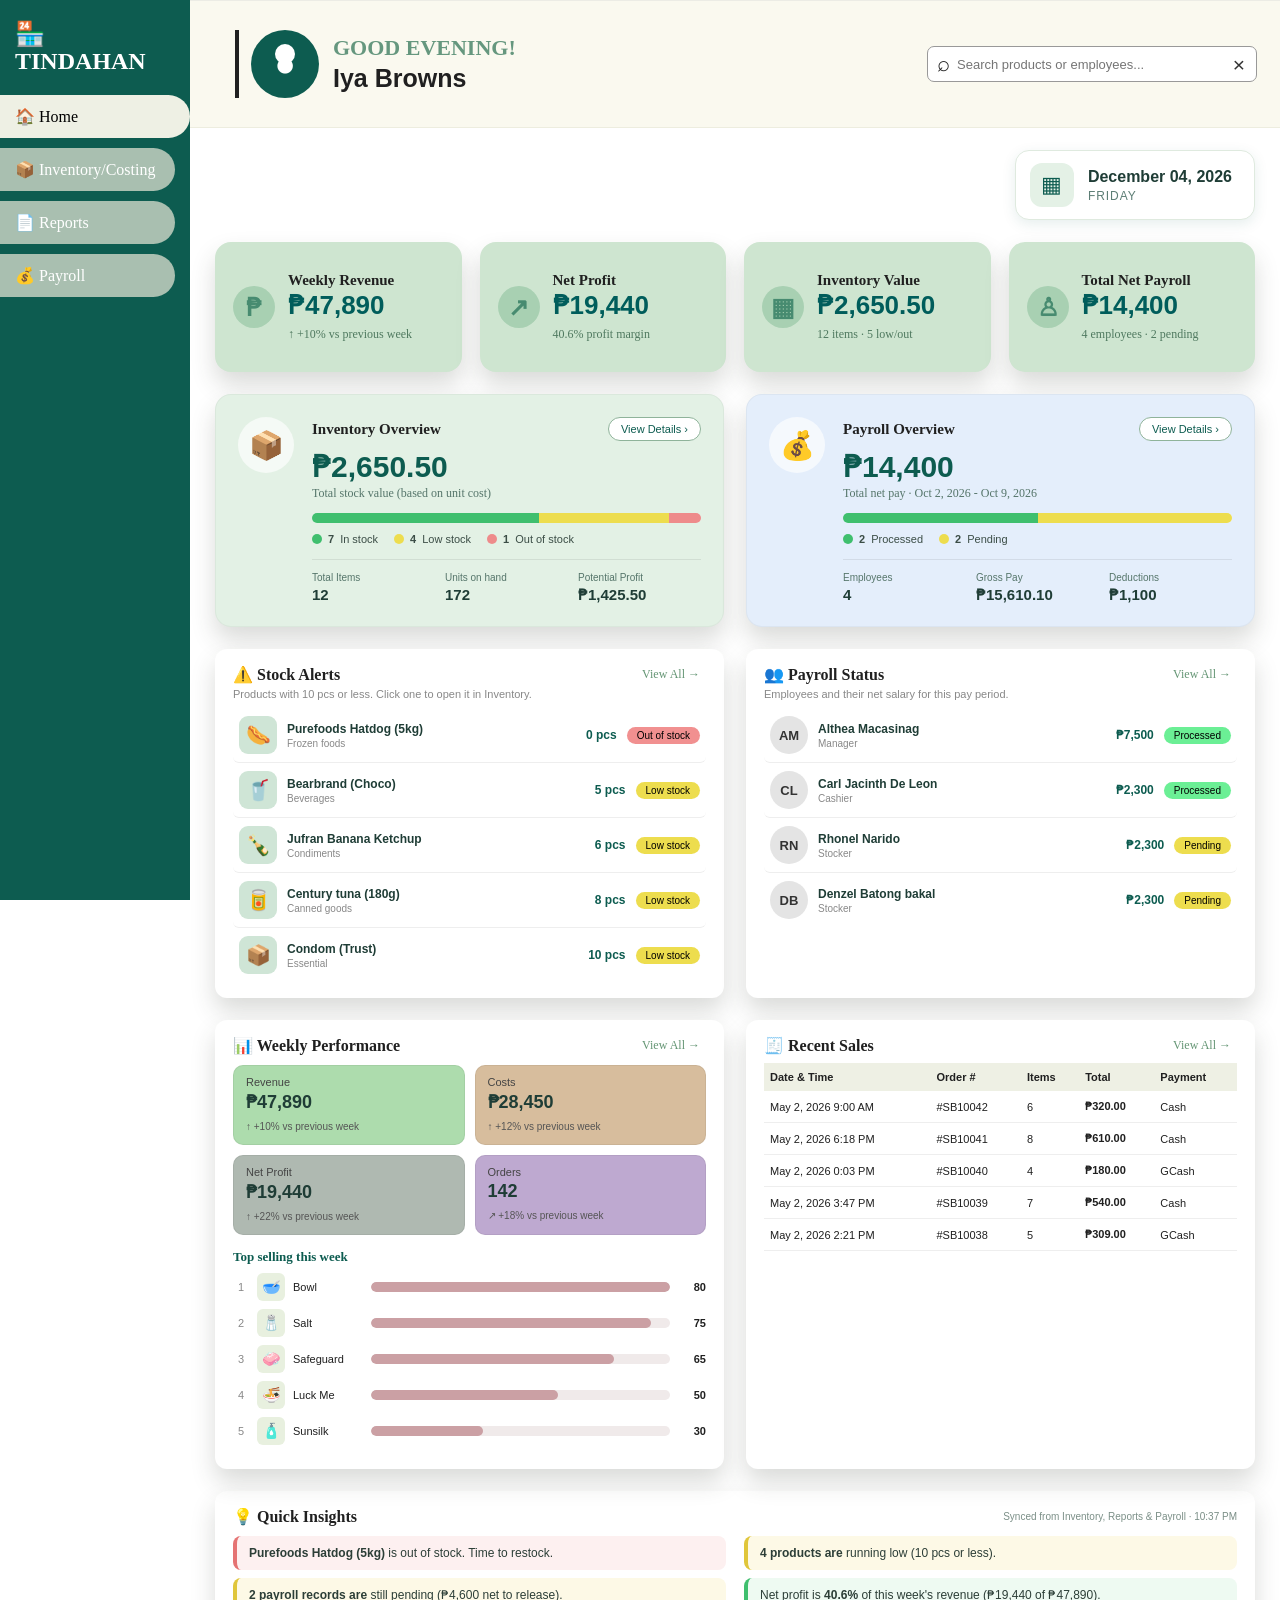
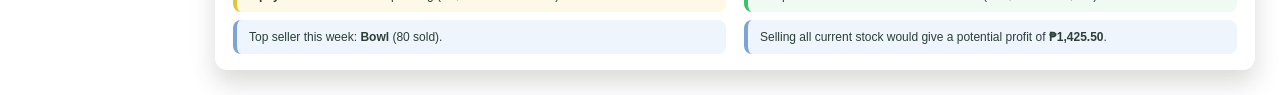
<file: web.html>
<!DOCTYPE html>
<html>
<head>
  <meta name="viewport" content="width=device-width, initial-scale=1">
  <title>Tindahan</title>
  <style>
body {
      margin: 0;
      font-family: Georgia, serif;
    }

    /* SIDEBAR */
    .sidebar {
      background-color: #0d5c50;
      width: 190px;
      height: 100vh;
      position: fixed;
      top: 0;
      left: 0;
      z-index: 1000;
    }

    .sidebar h2 {
      color: white;
      padding: 20px 15px;
      margin: 0;
    }

    /* SIDEBAR BUTTONS */
    .sidebar a {
      display: block;
      background-color: #a9bfb0;
      color: white;
      padding: 12px 15px;
      margin-bottom: 10px;
      margin-right: 15px;
      text-decoration: none;
      border-radius: 0 30px 30px 0;
    }

    /* WHEN YOU MOVE YOUR MOUSE OVER IT */
    .sidebar a:hover {
      background-color: #c4d6ca;
      color: black;
    }

    /* ACTIVE BUTTON */
    .sidebar a.active {
      background-color: #eef0e4;
      color: black;
      margin-right: 0;
    }

    /* MAIN CONTENT */
    .content {
      margin-left: 190px;
      padding: 25px;
    }

    /* EACH PAGE/SECTION */
    section {
      min-height: 100vh;
      padding: 25px;
      box-sizing: border-box;
      scroll-margin-top: 20px;
    }

    /* The row that holds all 4 boxes */
    .cards {
      display: flex;
      gap: 15px;
    }

    /* One box */
    .card {
      flex: 1;
      display: flex;
      align-items: center;
      gap: 12px;
      padding: 15px;
      border-radius: 15px;
    }

    .icon {
      font-size: 28px;
      background-color: rgb(179, 225, 127);
      border-radius: 50%;
      width: 50px;
      height: 50px;
      display: flex;
      align-items: center;
      justify-content: center;
    }

    .label { margin: 0; font-size: 14px; }
    .number { margin: 3px 0; font-size: 25px; }
    .note { margin: 0; font-size: 11px; color: #000000; }

    .green { background-color: #18d855; }
    .blue { background-color: #23d7e1; }
    .yellow { background-color: #eade6f; }
    .red { background-color: #e59c9c; }

    .inventory { margin-top: 25px; }

    .inv-top {
      display: flex;
      justify-content: space-between;
      align-items: center;
    }
    .inv-top h2 { margin: 0; }

    .add-btn {
      background-color: #0d5c50;
      color: white;
      border: none;
      padding: 10px 18px;
      border-radius: 10px;
      cursor: pointer;
    }

    .filters { margin: 15px 0; }
    .filters select {
      padding: 6px 10px;
      margin-right: 8px;
      border-radius: 8px;
    }

    table {
      width: 100%;
      border-collapse: collapse;
    }
    th {
      background-color: #eef0e4;
      text-align: left;
      padding: 8px 6px;
      font-size: 13px;
    }
    td {
      padding: 10px 6px;
      font-size: 13px;
      border-bottom: 1px solid #ccc;
    }

    .badge {
      padding: 4px 12px;
      border-radius: 20px;
      font-size: 12px;
    }
    .in-stock { background-color: #6bef95; }
    .low-stock { background-color: #eddd4e; }
    .out-stock { background-color: #f19090; }

    .main-row {
      display: flex;
      gap: 20px;
      margin-top: 25px;
      align-items: flex-start;
    }
    .main-row .inventory {
      flex: 1;
      min-width: 0;
      margin-top: 0;
    }
    .side {
      width: 280px;
      flex-shrink: 0;
      position: sticky;
      top: 72px;
    }

    .panel {
      background-color: white;
      border: 1px solid #ccc;
      border-radius: 12px;
      padding: 15px;
      margin-bottom: 15px;
    }
    .panel h3 { margin: 0 0 12px; font-size: 15px; }

    .product {
      display: flex;
      align-items: center;
      gap: 10px;
      margin-bottom: 12px;
    }
    .product-img {
      background-color: #cfe5d6;
      border-radius: 10px;
      width: 50px;
      height: 50px;
      display: flex;
      align-items: center;
      justify-content: center;
      font-size: 28px;
    }
    .small { margin: 2px 0 0; font-size: 12px; color: #555; }

    .row {
      display: flex;
      justify-content: space-between;
      padding: 8px 0;
      font-size: 13px;
      border-bottom: 1px solid #eee;
    }
    .row.total { background-color: #eef0e4; padding: 8px; font-weight: bold; }
    .profit {font-weight: bold; }

    .summary { display: flex; align-items: center; gap: 15px; }

    .donut {
      width: 100px;
      height: 100px;
      border-radius: 50%;
      background: conic-gradient(
        #6f8f72 0% 76%,
        #3b82f6 76% 87%,
        #f5d547 87% 94%,
        #aaaaaa 94% 100%
      );
      position: relative;
      flex-shrink: 0;
    }
    .donut::after {
      content: "";
      position: absolute;
      top: 25px; left: 25px;
      width: 50px; height: 50px;
      background: white;
      border-radius: 50%;
    }

    .legend p { margin: 4px 0; font-size: 12px; }
    .dot {
      display: inline-block;
      width: 10px;
      height: 10px;
      border-radius: 50%;
      margin-right: 6px;
    }

    section.content { padding-top: 25px; }

    .purple { background-color: #e8b8f5; }

    .search-row {
      display: flex;
      justify-content: space-between;
      align-items: center;
      gap: 10px;
      margin: 25px 0 15px;
    }
    .search-box {
      flex: 1;
      max-width: 380px;
      padding: 8px 12px;
      border: 1px solid #333;
      border-radius: 6px;
      font-family: Georgia, serif;
    }
    .status-filter {
      padding: 8px 12px;
      border-radius: 6px;
      border: 1px solid #333;
    }

    .page-top {
      display: flex;
      justify-content: space-between;
      align-items: center;
      flex-wrap: wrap;
      gap: 10px;
      margin-bottom: 20px;
    }
    .page-top h1 { margin: 0; }
    .top-actions { display: flex; align-items: center; gap: 10px; flex-wrap: wrap; }
    .period { padding: 10px 12px; border: 1px solid #ccc; border-radius: 8px; }

    .main-row .search-row { margin-top: 0; }

    .avatar {
      width: 50px; height: 50px;
      border-radius: 50%;
      background-color: #e4e4e4;
      display: flex; align-items: center; justify-content: center;
      font-weight: bold; font-size: 18px;
    }
    .sub { margin: 12px 0 4px; font-size: 14px; color: #0d5c50; }
    .row.gross { background-color: #d9f3f5; padding: 8px; font-weight: bold; }
    .row.ded-total { background-color: #f7d4d9; padding: 8px; font-weight: bold; }

    .net-box {
      background-color: #d3eadb;
      border-radius: 12px;
      padding: 10px 12px;
      margin-top: 12px;
    }
    .net-box p { margin: 0; font-size: 13px; font-weight: bold; color: #0d5c50; }
    .net-box h3 { margin: 2px 0 0; font-size: 20px; color: #0d5c50; }

    .quick-btn {
      display: block;
      width: 100%;
      margin-bottom: 8px;
      padding: 8px;
      background-color: #cfe5d6;
      border: 1px solid #8fb39a;
      border-radius: 6px;
      font-size: 12px;
      cursor: pointer;
    }
    .quick-btn:hover { background-color: #b9d8c3; }

    .table-wrap { overflow-x: auto; }
    .table-wrap table { min-width: 600px; }

    @media (max-width: 1000px) {
      .main-row { flex-direction: column; }
      .main-row .inventory { width: 100%; }
      .side {
        width: 100%;
        position: static;
        display: flex;
        gap: 15px;
      }
      .side .panel { flex: 1; }
    }

    @media (max-width: 900px) {
      .cards { flex-wrap: wrap; }
      .card { flex: 1 1 calc(50% - 15px); }
    }

    @media (max-width: 700px) {
      .sidebar {
        width: 100%;
        height: 88px;
        display: flex;
        flex-wrap: wrap;
        align-content: flex-start;
        padding-bottom: 0;
      }
      .sidebar h2 {
        width: 100%;
        padding: 10px 15px;
        font-size: 18px;
      }
      .sidebar a {
        flex: 1 1 auto;
        margin: 0 4px 0 4px;
        padding: 8px 6px;
        font-size: 12px;
        text-align: center;
        border-radius: 20px;
      }
      .sidebar a.active { margin-right: 4px; }
      .content { margin-left: 0; padding: 12px; }
      section {
        min-height: auto;
        scroll-margin-top: 0;
      }
      section.content { padding-top: 25px; }
      .side { flex-direction: column; gap: 0; }
      .inv-top { flex-wrap: wrap; gap: 10px; }
      .filters select { margin-bottom: 8px; }
    }

    @media (max-width: 500px) {
      .card { flex: 1 1 100%; }
      .summary { flex-wrap: wrap; }
    }

.dot-products { background-color: #6f8f72; }
.dot-utilities { background-color: #3b82f6; }
.dot-shipping { background-color: #f5d547; }
.dot-others { background-color: #aaaaaa; }

@import url('https://fonts.googleapis.com/css2?family=Montserrat:wght@400;500;600;700;800&display=swap');

.home-dashboard {
  position: relative;
  --shadow: 0 13px 25px rgba(48, 57, 43, 0.18);
  color: #202020;
  font-family: "Montserrat", Arial, sans-serif;
}

.home-dashboard .stats {
    display: grid;
    grid-template-columns: repeat(4, 1fr);
    gap: 52px;
    margin-bottom: 13px;
}.home-dashboard .stat-card {
    min-height: 116px;
    background: #cee5d0;
    border-radius: 16px;
    display: flex;
    align-items: center;
    gap: 13px;
    padding: 13px 18px;
    box-shadow: var(--shadow);
}.home-dashboard .stat-icon {
    width: 42px;
    height: 42px;
    flex-shrink: 0;
    border-radius: 50%;
    background: #a8d0b2;
    color: #478b70;
    display: grid;
    place-items: center;
    font-size: 25px;
    font-weight: bold;
}.home-dashboard .stat-card p {
    font-family: Georgia, serif;
    font-weight: bold;
    font-size: 15px;
}.home-dashboard .stat-card h2 {
    color: #005d5b;
    font-size: 32px;
    line-height: 1.05;
    margin: 3px 0 5px;
}.home-dashboard .stat-card span {
    color: #4f795f;
    font-family: Georgia, serif;
    font-size: 12px;
}.home-dashboard .dashboard-grid {
    display: grid;
    grid-template-columns: 242px minmax(450px, 1fr) 332px;
    gap: 38px;
    align-items: start;
}.home-dashboard .panel,
.home-dashboard .selected-business {
    background: white;
    border-radius: 12px;
    box-shadow: var(--shadow);
}.home-dashboard .business-panel {
    min-height: 525px;
    padding: 13px 14px;
}.home-dashboard .panel-title {
    display: flex;
    align-items: center;
    gap: 10px;
    margin-bottom: 12px;
}.home-dashboard .panel-title h3 {
    font-family: Georgia, serif;
    font-size: 17px;
}.home-dashboard .title-icon {
    font-size: 26px;
}.home-dashboard .business-search {
    height: 27px;
    border: 1px solid #aaa;
    border-radius: 3px;
    display: flex;
    align-items: center;
    padding: 0 5px;
    color: #333;
    font-size: 14px;
}.home-dashboard .business-search input {
    min-width: 0;
    flex: 1;
    border: 0;
    outline: 0;
    padding: 0 5px;
    font-size: 10px;
}.home-dashboard .business-list {
    margin-top: 9px;
}.home-dashboard .business-item {
    min-height: 56px;
    display: flex;
    align-items: center;
    gap: 8px;
    padding: 4px 2px;
    border-bottom: 1px solid #eeeeee;
}.home-dashboard .business-item.selected {
    background: #e6f2e8;
    border-radius: 7px;
}.home-dashboard .business-logo {
    width: 45px;
    height: 45px;
    flex-shrink: 0;
    border-radius: 4px;
    display: grid;
    place-items: center;
    font-size: 25px;
}.home-dashboard .cupcake {
    background: #d9e9e8;
}.home-dashboard .tech {
    background: #159fd7;
}.home-dashboard .grocery {
    background: #a7cfac;
}.home-dashboard .cafe {
    background: #c89722;
}.home-dashboard .style {
    background: #e95bb5;
}.home-dashboard .game {
    background: #33383b;
}.home-dashboard .business-info {
    min-width: 0;
    flex: 1;
}.home-dashboard .business-info strong {
    display: block;
    font-size: 10px;
    white-space: nowrap;
}.home-dashboard .business-info small {
    display: block;
    color: #aaa;
    font-size: 8px;
    margin-top: 3px;
}.home-dashboard .status {
    font-size: 7px;
    padding: 3px 7px;
    border-radius: 8px;
    white-space: nowrap;
}.home-dashboard .active-status,
.home-dashboard .active-pill {
    background: #cbe9d1;
    color: #4c986c;
}.home-dashboard .pending-status {
    background: #ffe6b1;
    color: #c79429;
}.home-dashboard .inactive-status {
    background: #f0bbbb;
    color: #bf5757;
}.home-dashboard .arrow {
    color: #aaa;
    font-size: 18px;
}.home-dashboard .view-businesses {
    display: block;
    color: #649574;
    font-family: Georgia, serif;
    font-size: 9px;
    margin: 9px 5px;
}.home-dashboard .middle-column {
    display: flex;
    flex-direction: column;
    gap: 78px;
}.home-dashboard .selected-business {
    height: 127px;
    padding: 20px 18px;
    display: flex;
    align-items: center;
    gap: 18px;
    position: relative;
}.home-dashboard .business-photo {
    width: 72px;
    height: 72px;
    border-radius: 4px;
    flex-shrink: 0;
    display: grid;
    place-items: center;
    font-size: 40px;
}.home-dashboard .cupcake-large {
    background: #d8ebea;
}.home-dashboard .selected-info {
    flex: 1;
}.home-dashboard .business-heading {
    display: flex;
    align-items: center;
    gap: 12px;
}.home-dashboard .business-heading h2 {
    font-size: 20px;
}.home-dashboard .active-pill {
    font-size: 8px;
    padding: 4px 11px;
    border-radius: 10px;
}.home-dashboard .details {
    display: grid;
    grid-template-columns: repeat(3, 1fr);
    gap: 20px;
    margin-top: 15px;
    border-bottom: 1px solid #ddd;
    padding-bottom: 9px;
}.home-dashboard .details b,
.home-dashboard .details small {
    display: block;
}.home-dashboard .details b {
    font-size: 8px;
}.home-dashboard .details small {
    font-size: 7px;
    color: #999;
    margin-top: 3px;
}.home-dashboard .edit-btn {
    position: absolute;
    right: 20px;
    top: 27px;
    border: 1px solid #a5c1a7;
    background: white;
    color: #719b79;
    border-radius: 12px;
    padding: 4px 10px;
    font-size: 9px;
}.home-dashboard .transactions {
    min-height: 235px;
    padding: 15px 17px;
    background:
        linear-gradient(rgba(255,255,255,.9), rgba(255,255,255,.9)),
        repeating-linear-gradient(0deg, #ddd 0, #ddd 1px, transparent 1px, transparent 5px);
}.home-dashboard .transaction-heading {
    display: flex;
    justify-content: space-between;
    align-items: center;
    border-bottom: 2px solid #222;
    padding-bottom: 7px;
}.home-dashboard .transaction-heading h2 {
    font-family: Georgia, serif;
    font-size: 22px;
}.home-dashboard .transaction-heading a {
    color: #6c987e;
    font-family: Georgia, serif;
    font-size: 13px;
}.home-dashboard table {
    width: 100%;
    border-collapse: collapse;
    margin-top: 6px;
    font-family: Georgia, serif;
}.home-dashboard th {
    text-align: left;
    font-size: 11px;
    padding: 4px;
}.home-dashboard td {
    font-size: 10px;
    padding: 4px;
}.home-dashboard .completed {
    background: #cfead5;
    color: #5d936b;
    border-radius: 7px;
    padding: 2px 6px;
    font-size: 8px;
}.home-dashboard .right-column {
    display: flex;
    flex-direction: column;
    gap: 11px;
}.home-dashboard .revenue {
    min-height: 185px;
    padding: 12px 16px;
}.home-dashboard .revenue-content {
    display: flex;
    align-items: center;
    justify-content: center;
    gap: 18px;
}.home-dashboard .donut {
    width: 125px;
    height: 125px;
    border-radius: 50%;
    background: conic-gradient(
        #2d35a3 0 40%,
        #7241d3 40% 65%,
        #f8d943 65% 85%,
        #e8b9bb 85% 100%
    );
    display: grid;
    place-items: center;
    position: relative;
}.home-dashboard .donut-hole {
    width: 66px;
    height: 66px;
    background: white;
    border-radius: 50%;
}.home-dashboard .legend {
    display: flex;
    flex-direction: column;
    gap: 10px;
    font-family: Georgia, serif;
    font-size: 14px;
}.home-dashboard .legend div {
    display: flex;
    align-items: center;
    gap: 7px;
    min-width: 110px;
}.home-dashboard .legend b {
    margin-left: auto;
    display: none;
}.home-dashboard .dot {
    width: 13px;
    height: 13px;
    border-radius: 50%;
    display: inline-block;
}.home-dashboard .food { background: #2d35a3; }.home-dashboard .drinks { background: #7241d3; }.home-dashboard .dessert { background: #f8d943; }.home-dashboard .others { background: #e8b9bb; }.home-dashboard .products {
    padding: 10px 15px;
    min-height: 0;
    height: auto;
}

.home-dashboard section.panel.products,
.home-dashboard section.panel.revenue,
.home-dashboard section.panel.insights {
    min-height: 0;
    height: auto;
}.home-dashboard .product-heading,
.home-dashboard .insight-heading {
    display: flex;
    align-items: center;
    justify-content: space-between;
}.home-dashboard .product-heading h3,
.home-dashboard .insight-heading h3 {
    font-family: Georgia, serif;
    font-size: 15px;
}.home-dashboard .product-heading a,
.home-dashboard .insight-heading a {
    color: #6b9578;
    font-size: 8px;
}.home-dashboard .product {
    min-height: 64px;
    display: grid;
    grid-template-columns: 64px 1fr auto;
    align-items: center;
    gap: 12px;
    border-bottom: 1px solid #eeeeee;
}.home-dashboard .product:last-child {
    border-bottom: 0;
}.home-dashboard .product-img {
    width: 64px;
    height: 55px;
    display: grid;
    place-items: center;
    font-size: 32px;
    border-radius: 2px;
}.home-dashboard .bread {
    background: #e7d6b5;
}.home-dashboard .coffee {
    background: #d8d0c8;
}.home-dashboard .product strong {
    display: block;
    font-family: Georgia, serif;
    font-size: 15px;
}.home-dashboard .product small {
    display: block;
    font-family: Georgia, serif;
    color: #333;
    font-size: 11px;
    margin-top: 3px;
}.home-dashboard .product > b {
    color: #126d69;
    font-family: Georgia, serif;
    font-size: 17px;
}.home-dashboard .insights {
    padding: 10px 14px;
    min-height: 90px;
}.home-dashboard .insights p {
    color: #609b72;
    font-size: 8px;
    margin-top: 7px;
}

@media (min-width: 1500px) {.home-dashboard .content {
        max-width: 1700px;
        margin: 0 auto;
    }.home-dashboard .dashboard-grid {
        grid-template-columns: minmax(230px, 0.8fr) minmax(450px, 1.8fr) minmax(300px, 1fr);
    }
}

@media (max-width: 1250px) {.home-dashboard .sidebar {
        width: 220px;
    }.home-dashboard .brand {
        font-size: 24px;
    }.home-dashboard .dashboard-grid {
        grid-template-columns: 220px minmax(400px, 1fr) 290px;
        gap: 20px;
    }.home-dashboard .stats {
        gap: 20px;
    }.home-dashboard .search-box {
        width: 230px;
    }.home-dashboard .content {
        padding-left: 25px;
        padding-right: 20px;
    }.home-dashboard .stat-card {
        padding: 12px;
    }
}

@media (max-width: 1050px) {.home-dashboard .sidebar {
        width: 185px;
    }.home-dashboard .side-link {
        width: 150px;
        font-size: 20px;
    }.home-dashboard .dashboard-grid {
        grid-template-columns: 210px minmax(0, 1fr);
    }.home-dashboard .business-panel {
        grid-row: span 2;
    }.home-dashboard .right-column {
        grid-column: 2;
    }.home-dashboard .stats {
        grid-template-columns: repeat(2, minmax(0, 1fr));
    }.home-dashboard .account-area {
        gap: 10px;
    }.home-dashboard .date-card {
        display: none;
    }.home-dashboard .welcome-row {
        padding-left: 25px;
    }.home-dashboard .selected-business {
        min-width: 0;
    }.home-dashboard .details {
        gap: 10px;
    }
}

@media (max-width: 780px) {.home-dashboard .sidebar {
        width: 72px;
    }.home-dashboard .brand {
        height: 110px;
        justify-content: center;
        padding: 0;
    }.home-dashboard .brand span,
.home-dashboard .side-link span:not(.nav-icon) {
        display: none;
    }.home-dashboard .brand-icon {
        font-size: 32px;
    }.home-dashboard .side-nav {
        gap: 10px;
    }.home-dashboard .side-link {
        width: 72px;
        height: 48px;
        border-radius: 0;
        justify-content: center;
        padding: 0;
    }.home-dashboard .topbar {
        height: 20px;
    }.home-dashboard .welcome-row {
        height: 105px;
        padding: 0 18px;
    }.home-dashboard .profile-circle {
        width: 55px;
        height: 55px;
        font-size: 28px;
    }.home-dashboard .welcome-text p {
        font-size: 17px;
    }.home-dashboard .welcome-text h1 {
        font-size: 21px;
    }.home-dashboard .account-area {
        display: none;
    }.home-dashboard .content {
        padding: 20px 15px;
    }.home-dashboard .stats {
        gap: 15px;
    }.home-dashboard .dashboard-grid {
        grid-template-columns: 1fr;
        gap: 18px;
    }.home-dashboard .business-panel,
.home-dashboard .right-column {
        grid-column: auto;
        grid-row: auto;
    }.home-dashboard .middle-column {
        gap: 18px;
    }.home-dashboard .right-column {
        display: grid;
        grid-template-columns: 1fr 1fr;
        gap: 15px;
    }.home-dashboard .insights {
        grid-column: 1 / -1;
    }
}

@media (max-width: 560px) {.home-dashboard .sidebar {
        width: 58px;
    }.home-dashboard .brand {
        height: 90px;
    }.home-dashboard .brand-icon {
        font-size: 26px;
    }.home-dashboard .side-link {
        width: 58px;
        height: 43px;
    }.home-dashboard .nav-icon {
        font-size: 23px;
    }.home-dashboard .welcome-row {
        height: 90px;
        padding: 0 12px;
    }.home-dashboard .welcome {
        border-left-width: 3px;
        padding-left: 8px;
        gap: 9px;
    }.home-dashboard .profile-circle {
        width: 47px;
        height: 47px;
        font-size: 23px;
    }.home-dashboard .profile-circle::after {
        width: 14px;
        height: 14px;
        top: 10px;
    }.home-dashboard .welcome-text p {
        font-size: 13px;
    }.home-dashboard .welcome-text h1 {
        font-size: 17px;
    }.home-dashboard .content {
        padding: 15px 10px;
    }.home-dashboard .stats {
        grid-template-columns: 1fr;
        gap: 12px;
    }.home-dashboard .stat-card {
        min-height: 92px;
    }.home-dashboard .stat-card h2 {
        font-size: 27px;
    }.home-dashboard .right-column {
        display: flex;
        flex-direction: column;
    }.home-dashboard .selected-business {
        min-height: 165px;
        padding: 15px;
        gap: 12px;
    }.home-dashboard .business-photo {
        width: 58px;
        height: 58px;
        font-size: 30px;
    }.home-dashboard .business-heading h2 {
        font-size: 16px;
    }.home-dashboard .details {
        grid-template-columns: 1fr;
        gap: 6px;
        margin-top: 10px;
    }.home-dashboard .edit-btn {
        right: 10px;
        top: 10px;
    }.home-dashboard .transactions {
        overflow-x: auto;
        min-height: 220px;
    }.home-dashboard table {
        min-width: 520px;
    }.home-dashboard .revenue {
        min-height: 175px;
    }.home-dashboard .product {
        grid-template-columns: 58px 1fr auto;
    }.home-dashboard .product-img {
        width: 58px;
        height: 50px;
    }
}

@media (max-width: 380px) {.home-dashboard .sidebar {
        width: 50px;
    }.home-dashboard .side-link {
        width: 50px;
    }.home-dashboard .welcome-row {
        padding: 0 8px;
    }.home-dashboard .welcome-text p {
        font-size: 11px;
    }.home-dashboard .welcome-text h1 {
        font-size: 15px;
    }.home-dashboard .profile-circle {
        width: 42px;
        height: 42px;
    }.home-dashboard .content {
        padding-left: 7px;
        padding-right: 7px;
    }.home-dashboard .stat-card {
        padding: 10px;
    }.home-dashboard .business-panel {
        padding: 10px;
    }
}

@media (max-width: 1100px) {
  .home-dashboard .dashboard-grid {
    grid-template-columns: 1fr 1.4fr;
  }
  .home-dashboard .right-column {
    grid-column: 1 / -1;
    display: grid;
    grid-template-columns: repeat(3, 1fr);
    gap: 15px;
  }
}

@media (max-width: 800px) {
  .home-dashboard .stats {
    grid-template-columns: repeat(2, 1fr);
    gap: 15px;
  }
  .home-dashboard .dashboard-grid {
    grid-template-columns: 1fr;
  }
  .home-dashboard .right-column {
    grid-template-columns: 1fr;
  }
  .home-dashboard .middle-column {
    gap: 20px;
  }
  .home-dashboard .selected-business {
    height: auto;
    min-height: 127px;
  }
}

@media (max-width: 600px) {
  .home-page {
    padding-left: 12px !important;
    padding-right: 12px !important;
  }
  .home-dashboard .stats {
    grid-template-columns: 1fr;
  }
  .home-dashboard .dashboard-grid {
    gap: 15px;
  }
  .home-dashboard .welcome-row {
    padding-left: 12px;
  }
  .home-dashboard .business-heading h2 {
    font-size: 17px;
  }
  .home-dashboard .details {
    gap: 8px;
  }
  .home-dashboard .transactions {
    overflow-x: auto;
  }
}

.home-dashboard .selected-business {
    min-height: 0;
}

.home-page {
  padding: 0 25px 25px !important;
  margin-top: 0;
  background: #fff;
}
.home-dashboard {
  position: relative;
  font-family: "Montserrat", Arial, sans-serif;
}
.home-dashboard .welcome-row {
  height: 128px;
  margin: 0 -25px 0;
  padding: 0 23px 0 45px;
  box-sizing: border-box;
  border-top: 1px solid #ecece5;
  border-bottom: 1px solid #ededdf;
  background: #faf9ef;
  display: flex;
  justify-content: space-between;
  align-items: center;
}
.home-dashboard .welcome {
  display: flex;
  align-items: center;
  gap: 14px;
  border-left: 4px solid #202020;
  padding-left: 12px;
}
.home-dashboard .profile-circle {
  width: 68px;
  height: 68px;
  border-radius: 50%;
  background: #0d5c50;
  color: white;
  display: grid;
  place-items: center;
  font-size: 36px;
  position: relative;
}
.home-dashboard .profile-circle::after {
  content: "";
  position: absolute;
  width: 20px;
  height: 20px;
  border-radius: 50%;
  background: white;
  top: 14px;
}
.home-dashboard .welcome-text p {
  color: #65977e;
  font-family: Georgia, serif;
  font-size: 22px;
  font-weight: bold;
  margin: 0;
}
.home-dashboard .welcome-text h1 {
  font-size: 25px;
  margin: 3px 0 0;
}
.home-dashboard .dashboard-search {
  width: 330px;
  height: 36px;
  background: white;
  border: 1px solid #999;
  border-radius: 7px;
  display: flex;
  align-items: center;
  padding: 0 9px;
  box-sizing: border-box;
  font-size: 22px;
}
.home-dashboard .dashboard-search input {
  width: 100%;
  border: 0;
  outline: 0;
  background: transparent;
  padding: 0 7px;
}
.home-dashboard .dashboard-search .close { font-size: 21px; }
.home-dashboard .date-card {
  position: absolute;
  right: 24px;
  top: 137px;
  width: 302px;
  height: 68px;
  box-sizing: border-box;
  background: white;
  border-radius: 0 0 11px 11px;
  box-shadow: var(--shadow);
  display: flex;
  align-items: center;
  gap: 15px;
  padding-left: 28px;
  z-index: 5;
}
.home-dashboard .calendar-icon { color: #69a58b; font-size: 41px; }
.home-dashboard .date-card strong { display: block; font-size: 17px; }
.home-dashboard .date-card small { display: block; color: #5d7e75; font-size: 15px; margin-top: 2px; }
.home-dashboard > .stats { margin-top: 35px; }

body:has(.home-page) .topbar .top-search { display: none; }

@media (max-width: 1050px) {
  .home-dashboard .welcome-row { padding-left: 25px; }
  .home-dashboard .dashboard-search { width: 260px; }
  .home-dashboard .date-card { display: none; }
}
@media (max-width: 780px) {
  .home-dashboard .welcome-row { height: 105px; padding: 0 18px; }
  .home-dashboard .profile-circle { width: 55px; height: 55px; font-size: 28px; }
  .home-dashboard .welcome-text p { font-size: 17px; }
  .home-dashboard .welcome-text h1 { font-size: 21px; }
  .home-dashboard .dashboard-search { width: 210px; height: 32px; }
}
@media (max-width: 560px) {
  .home-dashboard .welcome-row { height: 90px; padding: 0 12px; }
  .home-dashboard .welcome { border-left-width: 3px; padding-left: 8px; gap: 9px; }
  .home-dashboard .profile-circle { width: 47px; height: 47px; font-size: 23px; }
  .home-dashboard .welcome-text p { font-size: 13px; }
  .home-dashboard .welcome-text h1 { font-size: 17px; }
  .home-dashboard .dashboard-search { width: 145px; height: 30px; font-size: 16px; }
}

/* =========================================================
   REPORTS PAGE DESIGN
   ========================================================= */

.reports-header {
  display: flex;
  align-items: center;
  gap: 12px;
  margin-bottom: 18px;
}

.reports-header-icon {
  width: 48px;
  height: 48px;
  color: white;
  border-radius: 50%;
  display: flex;
  align-items: center;
  justify-content: center;
  font-size: 25px;
}

.reports-header h1 {
  margin: 0;
  font-size: 27px;
}

.reports-header p {
  margin: 2px 0 0;
  color: #666;
  font-size: 14px;
}

.report-cards {
  display: grid;
  grid-template-columns: repeat(4, 1fr);
  gap: 16px;
  margin-bottom: 20px;
}

.report-card {
  min-width: 0;
  padding: 15px 18px;
  border-radius: 8px;
  display: flex;
  align-items: flex-start;
  gap: 12px;
  box-sizing: border-box;
  border: 1px solid rgba(0,0,0,0.08);
}

.report-card.revenue { background-color: #ADDCAD; }
.report-card.cost { background-color: #D7BD9D; }
.report-card.profit { background-color: #AFB9B1; }
.report-card.orders { background-color: #BEA9D0; }

.report-card-icon {
  width: 38px;
  height: 38px;
  min-width: 38px;
  border-radius: 50%;
  background-color: #b8dfbd;
  display: flex;
  align-items: center;
  justify-content: center;
  font-size: 20px;
}

.report-card-content {
  min-width: 0;
  overflow: hidden;
}

.report-card-label {
  margin: 0;
  font-size: 13px;
  white-space: nowrap;
}

.report-card-number {
  margin: 3px 0;
  font-size: 25px;
  font-weight: bold;
  white-space: nowrap;
}

.report-card-note {
  margin: 0;
  font-size: 10px;
  color: #555;
  white-space: nowrap;
}

.report-top-row {
  display: grid;
  grid-template-columns: 1.7fr 1.3fr 1fr;
  gap: 15px;
  margin-bottom: 15px;
}

.report-box {
  background-color: white;
  border: 1px solid #e2e2e2;
  border-radius: 9px;
  padding: 13px;
  box-sizing: border-box;
  min-width: 0;
}

.report-box h2 {
  margin: 0 0 12px;
  font-size: 20px;
}

.chart-legend {
  display: flex;
  justify-content: center;
  gap: 18px;
  margin-bottom: 5px;
  font-size: 12px;
}

.chart-legend span {
  display: flex;
  align-items: center;
  gap: 5px;
}

.legend-green {
  width: 11px;
  height: 11px;
  border-radius: 50%;
  background-color: #849174;
}

.legend-pink {
  width: 11px;
  height: 11px;
  border-radius: 50%;
  background-color: #CBA0A4;
}

.revenue-chart {
  height: 245px;
  position: relative;
  display: flex;
  align-items: flex-end;
  gap: 12px;
  padding: 20px 8px 28px 38px;
  box-sizing: border-box;
  overflow: hidden;
}

.revenue-grid {
  position: absolute;
  left: 38px;
  right: 5px;
  top: 20px;
  bottom: 28px;
  background:
    repeating-linear-gradient(
      to bottom,
      transparent 0,
      transparent 43px,
      #e5e5e5 44px,
      #e5e5e5 45px
    );
}

.chart-y-labels {
  position: absolute;
  left: 0;
  top: 17px;
  bottom: 26px;
  display: flex;
  flex-direction: column;
  justify-content: space-between;
  font-size: 9px;
  color: #777;
}

.chart-day {
  flex: 1;
  height: 100%;
  position: relative;
  display: flex;
  align-items: flex-end;
  justify-content: center;
}

.chart-bar {
  width: 55%;
  max-width: 55px;
  background-color: #849174;
  border-radius: 6px 6px 0 0;
  position: relative;
  z-index: 2;
}

.bar-1 { height: 50%; }
.bar-2 { height: 45%; }
.bar-3 { height: 60%; }
.bar-4 { height: 50%; }
.bar-5 { height: 70%; }
.bar-6 { height: 40%; }
.bar-7 { height: 80%; }

.chart-day-label {
  position: absolute;
  bottom: -23px;
  font-size: 9px;
  white-space: nowrap;
  color: #555;
}

.chart-line {
  position: absolute;
  left: 43px;
  right: 12px;
  bottom: 30px;
  height: 150px;
  z-index: 3;
  pointer-events: none;
}

.chart-line svg {
  width: 100%;
  height: 100%;
  overflow: visible;
}

.expense-chart-area {
  display: flex;
  align-items: center;
  justify-content: center;
  gap: 15px;
  min-height: 245px;
}

.expense-donut {
  width: 185px;
  height: 185px;
  border-radius: 50%;
  background: conic-gradient(
    #d59c7c 0% 40%,
    #92c2a5 40% 61%,
    #d7bb70 61% 77%,
    #eadc9e 77% 90%,
    #667d58 90% 100%
  );
  position: relative;
  flex-shrink: 0;
}

.expense-donut::after {
  content: "";
  position: absolute;
  width: 95px;
  height: 95px;
  background-color: white;
  border-radius: 50%;
  left: 45px;
  top: 45px;
}

.expense-donut-center {
  position: absolute;
  z-index: 2;
  inset: 0;
  display: flex;
  flex-direction: column;
  align-items: center;
  justify-content: center;
}

.expense-donut-center strong { font-size: 18px; }
.expense-donut-center span { font-size: 9px; color: #777; }

.expense-legend { min-width: 130px; }

.expense-legend-row {
  display: flex;
  align-items: center;
  gap: 7px;
  margin: 10px 0;
  font-size: 11px;
  white-space: nowrap;
}

.expense-dot {
  width: 11px;
  height: 11px;
  border-radius: 50%;
  flex-shrink: 0;
}

.expense-name { flex: 1; }
.expense-value { margin-left: 5px; }

.top-sales { min-height: 272px; }

.top-sale {
  display: flex;
  align-items: center;
  gap: 8px;
  margin-bottom: 10px;
}

.top-sale-image {
  width: 31px;
  height: 31px;
  background-color: #e8f0df;
  border-radius: 6px;
  display: flex;
  align-items: center;
  justify-content: center;
  font-size: 17px;
  flex-shrink: 0;
}

.top-sale-bar {
  height: 38px;
  background-color: #CBA0A4;
  border-radius: 4px;
  display: flex;
  align-items: center;
  padding-left: 8px;
  box-sizing: border-box;
  font-size: 10px;
  min-width: 55px;
}

.top-sale-prod {
  font-size: 11px;
  white-space: nowrap;
  margin-left: 2px;
}

.sale-75 { width: 75%; }
.sale-50 { width: 50%; }
.sale-80 { width: 80%; }
.sale-30 { width: 30%; }
.sale-65 { width: 65%; }

.report-bottom-row {
  display: grid;
  grid-template-columns: 1fr 2.15fr;
  gap: 15px;
}

.bottom-donut {
  display: flex;
  align-items: center;
  justify-content: center;
  min-height: 280px;
}

.bottom-expense-donut {
  width: 185px;
  height: 185px;
  border-radius: 50%;
  background: conic-gradient(
    #d59c7c 0% 30%,
    #92c2a5 30% 51%,
    #d7bb70 51% 67%,
    #eadc9e 67% 83%,
    #667d58 83% 93%,
    #b77c67 93% 100%
  );
  position: relative;
}

.bottom-expense-donut::after {
  content: "";
  position: absolute;
  width: 95px;
  height: 95px;
  background-color: white;
  border-radius: 50%;
  left: 45px;
  top: 45px;
}

.bottom-donut-center {
  position: absolute;
  z-index: 2;
  inset: 0;
  display: flex;
  flex-direction: column;
  align-items: center;
  justify-content: center;
}

.bottom-donut-center strong { font-size: 18px; }
.bottom-donut-center span { font-size: 9px; color: #777; }

.recent-sales-box { overflow: hidden; }

.recent-sales-table {
  width: 100%;
  border-collapse: collapse;
  table-layout: fixed;
}

.recent-sales-table th {
  background-color: #eef0e4;
  text-align: center;
  padding: 9px 5px;
  font-size: 11px;
  border: 1px solid #bfc1b9;
}

.recent-sales-table td {
  text-align: center;
  padding: 9px 5px;
  font-size: 10px;
  border: 1px solid #c8c8c8;
  white-space: nowrap;
}

.recent-complete { color: #444; }

.view-all-sales {
  text-align: right;
  margin-top: 8px;
  font-size: 12px;
  color: #555;
}

@media (max-width: 1100px) {
  .report-top-row {
    grid-template-columns: 1.5fr 1fr;
  }

  .top-sales { grid-column: 1 / -1; }

  .report-bottom-row { grid-template-columns: 1fr; }
}

@media (max-width: 850px) {
  .report-cards { grid-template-columns: repeat(2, 1fr); }
  .report-top-row { grid-template-columns: 1fr; }
  .top-sales { grid-column: auto; }
}

@media (max-width: 600px) {
  .report-cards { grid-template-columns: 1fr; }
  .report-card-number { font-size: 21px; }
  .expense-chart-area { flex-direction: column; }
  .recent-sales-box { overflow-x: auto; }
  .recent-sales-table { min-width: 700px; }
}


/* ==========================================================
   RADIO TABS NAV (walang JS)
   - labels sa sidebar ang pumapalit sa dating <a> links
   - isang section lang ang makikita, nag-fe-fade in
   ========================================================== */

/* itago ang radios (pero accessible pa rin sa keyboard) */
.tab-radio {
  position: absolute;
  opacity: 0;
  pointer-events: none;
}

/* sidebar labels = same itsura ng dating .sidebar a */
.sidebar label {
  display: block;
  background-color: #a9bfb0;
  color: white;
  padding: 12px 15px;
  margin-bottom: 10px;
  margin-right: 15px;
  border-radius: 0 30px 30px 0;
  cursor: pointer;
}
.sidebar label:hover {
  background-color: #c4d6ca;
  color: black;
}

/* active na tab */
#tab-home:checked ~ .sidebar label[for="tab-home"],
#tab-inventory:checked ~ .sidebar label[for="tab-inventory"],
#tab-reports:checked ~ .sidebar label[for="tab-reports"],
#tab-payroll:checked ~ .sidebar label[for="tab-payroll"] {
  background-color: #eef0e4;
  color: black;
  margin-right: 0;
}

/* keyboard focus */
#tab-home:focus-visible ~ .sidebar label[for="tab-home"],
#tab-inventory:focus-visible ~ .sidebar label[for="tab-inventory"],
#tab-reports:focus-visible ~ .sidebar label[for="tab-reports"],
#tab-payroll:focus-visible ~ .sidebar label[for="tab-payroll"] {
  outline: 2px solid #0d5c50;
  outline-offset: 2px;
}

/* lahat ng main sections nakatago by default */
body > section {
  display: none;
}

/* ipakita lang yung naka-check, with fade in */
#tab-home:checked ~ #Home,
#tab-inventory:checked ~ #inventory,
#tab-reports:checked ~ #reports,
#tab-payroll:checked ~ #payroll {
  display: block;
  animation: tabFadeIn .45s ease backwards;
}

@keyframes tabFadeIn {
  from { opacity: 0; transform: translateY(12px); }
  to   { opacity: 1; transform: translateY(0); }
}

@media (prefers-reduced-motion: reduce) {
  body > section { animation: none !important; }
}

/* mobile: same sa ginawa ng .sidebar a sa max-width 700px */
@media (max-width: 700px) {
  .sidebar label {
    flex: 1 1 auto;
    margin: 0 4px 0 4px;
    padding: 8px 6px;
    font-size: 12px;
    text-align: center;
    border-radius: 20px;
  }
  #tab-home:checked ~ .sidebar label[for="tab-home"],
  #tab-inventory:checked ~ .sidebar label[for="tab-inventory"],
  #tab-reports:checked ~ .sidebar label[for="tab-reports"],
  #tab-payroll:checked ~ .sidebar label[for="tab-payroll"] {
    margin-right: 4px;
  }
}


.home-dashboard .date-card {
  position: static;
  display: flex;
  align-items: center;
  gap: 14px;
  width: fit-content;
  height: auto;
  margin: 22px 0 0 auto;
  padding: 12px 22px 12px 14px;
  background: #fff;
  border: 1px solid #dfeadf;
  border-radius: 14px;
  box-shadow: 0 4px 14px rgba(13, 92, 80, 0.10);
  box-sizing: border-box;
}

.home-dashboard .date-card .calendar-icon {
  flex: 0 0 auto;
  width: 44px;
  height: 44px;
  display: flex;
  align-items: center;
  justify-content: center;
  background: #e4f1e6;
  color: #0d5c50;
  border-radius: 12px;
  font-size: 22px;
  line-height: 1;
}

.home-dashboard .date-card strong {
  display: block;
  font-size: 16px;
  line-height: 1.2;
  color: #1f3d36;
}

.home-dashboard .date-card small {
  display: block;
  margin-top: 3px;
  font-size: 12px;
  letter-spacing: .08em;
  text-transform: uppercase;
  color: #5d7e75;
}

/* mas maluwag na pagitan ng date card at stats */
.home-dashboard .date-card + .stats { margin-top: 22px; }

/* mobile: full width para hindi sumikip */
@media (max-width: 560px) {
  .home-dashboard .date-card {
    width: 100%;
    margin-left: 0;
  }
}

/* =========================================================
   HOME PAGE - FUNCTIONAL SUMMARY DASHBOARD (idinagdag lang)
   Lahat ng bagong class ay may "hm-" para hindi tamaan
   ang Inventory, Reports at Payroll pages.
   ========================================================= */

/* top stat cards: clickable + mas maayos na sukat para kasya ang peso amounts */
.home-dashboard .stats { gap: 18px; }
.home-dashboard .stat-card {
  min-height: 104px;
  cursor: pointer;
  transition: transform .15s ease, box-shadow .15s ease;
}
.home-dashboard .stat-card:hover { transform: translateY(-3px); box-shadow: 0 16px 28px rgba(48, 57, 43, 0.22); }
.home-dashboard .stat-card:focus-visible { outline: 2px solid #0d5c50; outline-offset: 2px; }
.home-dashboard .stat-card > div:last-child { min-width: 0; }
.home-dashboard .stat-card p { margin: 0; }
.home-dashboard .stat-card h2 { font-size: 26px; word-break: break-word; }

/* search + results dropdown */
.home-dashboard .dashboard-search { position: relative; font-size: 22px; }
.home-dashboard .dashboard-search input { font-size: 13px; font-family: "Montserrat", Arial, sans-serif; }
.home-dashboard .dashboard-search .close {
  border: 0;
  background: transparent;
  cursor: pointer;
  padding: 0 2px;
  line-height: 1;
  color: #333;
  font-size: 21px;
}
.hm-search-results {
  position: absolute;
  top: calc(100% + 6px);
  left: 0;
  right: 0;
  z-index: 60;
  background: #fff;
  border: 1px solid #dfe6df;
  border-radius: 10px;
  box-shadow: 0 12px 28px rgba(0, 0, 0, .15);
  max-height: 340px;
  overflow-y: auto;
  padding: 6px;
  font-size: 12px;
}
.hm-search-results[hidden] { display: none; }
.hm-res-title { padding: 6px 8px 2px; font-size: 10px; letter-spacing: .08em; text-transform: uppercase; color: #6c987e; font-weight: bold; }
.hm-res {
  width: 100%;
  display: flex;
  align-items: center;
  gap: 10px;
  padding: 7px 8px;
  border: 0;
  background: transparent;
  border-radius: 8px;
  cursor: pointer;
  text-align: left;
  font-family: inherit;
}
.hm-res:hover { background: #e6f2e8; }
.hm-res-main { display: flex; flex-direction: column; min-width: 0; }
.hm-res-main strong { font-size: 12px; color: #1f3d36; }
.hm-res-main small { font-size: 10px; color: #888; margin-top: 2px; }
.hm-res-none { padding: 14px; text-align: center; color: #888; }

/* overview cards (inventory + payroll) */
.home-dashboard .hm-overview {
  display: grid;
  grid-template-columns: 1fr 1fr;
  gap: 22px;
  margin-top: 22px;
}
.hm-card {
  display: flex;
  gap: 18px;
  padding: 22px;
  border-radius: 16px;
  box-shadow: var(--shadow);
  border: 1px solid rgba(0, 0, 0, .04);
  min-width: 0;
}
.hm-card-inv { background: #e3f1e5; }
.hm-card-pay { background: #e4eefb; }
.hm-card-icon {
  width: 56px;
  height: 56px;
  flex-shrink: 0;
  border-radius: 50%;
  display: grid;
  place-items: center;
  font-size: 28px;
  background: rgba(255, 255, 255, .65);
}
.hm-card-body { flex: 1; min-width: 0; }
.hm-card-head { display: flex; justify-content: space-between; align-items: center; gap: 10px; }
.home-dashboard .hm-card-head p { margin: 0; font-family: Georgia, serif; font-weight: bold; font-size: 15px; }
.hm-pill-btn {
  border: 1px solid #8fb39a;
  background: #fff;
  color: #0d5c50;
  border-radius: 14px;
  padding: 5px 12px;
  font-size: 11px;
  cursor: pointer;
  font-family: inherit;
  white-space: nowrap;
}
.hm-pill-btn:hover { background: #0d5c50; color: #fff; }
.home-dashboard .hm-card h2 { margin: 8px 0 2px; font-size: 30px; color: #0d5c50; word-break: break-word; }
.home-dashboard .hm-sub { margin: 0 0 12px; font-family: Georgia, serif; font-size: 12px; color: #55756a; }

.hm-bar {
  display: flex;
  height: 10px;
  border-radius: 6px;
  overflow: hidden;
  background: rgba(255, 255, 255, .7);
}
.hm-seg { display: block; height: 100%; width: 0; transition: width .5s ease; }
.hm-seg-in { background: #3fbf6e; }
.hm-seg-low { background: #eddd4e; }
.hm-seg-out { background: #ee8b8b; }

.hm-chips { display: flex; flex-wrap: wrap; gap: 6px 16px; margin: 10px 0 14px; font-size: 11px; color: #3b4d46; }
.hm-chip { display: inline-flex; align-items: center; gap: 6px; }
.hm-dot { display: inline-block; width: 10px; height: 10px; border-radius: 50%; flex-shrink: 0; height: 10px; }

.hm-mini {
  display: grid;
  grid-template-columns: repeat(3, 1fr);
  gap: 10px;
  padding-top: 12px;
  border-top: 1px solid rgba(0, 0, 0, .08);
}
.hm-mini div { min-width: 0; }
.hm-mini small { display: block; font-size: 10px; color: #55756a; }
.hm-mini b { display: block; margin-top: 3px; font-size: 15px; color: #1f3d36; word-break: break-word; }

/* panels */
.home-dashboard .hm-grid {
  display: grid;
  grid-template-columns: 1fr 1fr;
  gap: 22px;
  margin-top: 22px;
}
.hm-panel {
  background: #fff;
  border-radius: 12px;
  box-shadow: var(--shadow);
  padding: 16px 18px;
  min-width: 0;
}
.hm-panel-head { display: flex; justify-content: space-between; align-items: center; gap: 10px; margin-bottom: 4px; }
.home-dashboard .hm-panel-head h3 { margin: 0; font-family: Georgia, serif; font-size: 16px; }
.hm-panel-head small { font-size: 10px; color: #7b8f87; text-align: right; }
.hm-text-link {
  border: 0;
  background: none;
  color: #649574;
  font-family: Georgia, serif;
  font-size: 12px;
  cursor: pointer;
  white-space: nowrap;
}
.hm-text-link:hover { text-decoration: underline; }
.home-dashboard .hm-panel-note { margin: 0 0 8px; font-size: 11px; color: #888; }
.hm-sub-title { margin: 14px 0 8px; font-family: Georgia, serif; font-size: 13px; color: #0d5c50; }

/* list rows (alerts + employees) */
.hm-list { display: flex; flex-direction: column; }
.hm-row {
  width: 100%;
  display: flex;
  align-items: center;
  gap: 10px;
  padding: 8px 6px;
  border: 0;
  border-bottom: 1px solid #eee;
  background: transparent;
  cursor: pointer;
  text-align: left;
  font-family: inherit;
  border-radius: 6px;
}
.hm-row:last-child { border-bottom: 0; }
.hm-row:hover { background: #f1f8f2; }
.hm-row-img {
  width: 38px;
  height: 38px;
  flex-shrink: 0;
  border-radius: 9px;
  background: #cfe5d6;
  display: grid;
  place-items: center;
  font-size: 20px;
}
.hm-avatar { border-radius: 50%; background: #e4e4e4; font-size: 13px; font-weight: bold; color: #333; }
.hm-avatar-sm { width: 28px; height: 28px; border-radius: 50%; background: #e4e4e4; display: grid; place-items: center; font-size: 10px; font-weight: bold; color: #333; flex-shrink: 0; }
.hm-row-main { flex: 1; min-width: 0; display: flex; flex-direction: column; }
.hm-row-main strong { font-size: 12px; color: #1f3d36; white-space: nowrap; overflow: hidden; text-overflow: ellipsis; }
.hm-row-main small { font-size: 10px; color: #888; margin-top: 2px; }
.hm-row-qty { font-size: 12px; font-weight: bold; color: #0d5c50; white-space: nowrap; }

.hm-badge { padding: 3px 10px; border-radius: 12px; font-size: 10px; white-space: nowrap; }
.hm-badge-ok { background: #6bef95; }
.hm-badge-low { background: #eddd4e; }
.hm-badge-out { background: #f19090; }

.hm-empty { padding: 18px 8px; text-align: center; color: #888; font-size: 12px; }

/* weekly performance */
.hm-tiles { display: grid; grid-template-columns: repeat(2, 1fr); gap: 10px; margin-top: 10px; }
.hm-tile { padding: 10px 12px; border-radius: 10px; border: 1px solid rgba(0, 0, 0, .06); min-width: 0; }
.hm-tile small { display: block; font-size: 11px; color: #444; }
.hm-tile b { display: block; margin: 3px 0; font-size: 18px; color: #1f3d36; word-break: break-word; }
.hm-tile span { font-size: 10px; color: #555; }
.hm-t-green { background: #ADDCAD; }
.hm-t-tan { background: #D7BD9D; }
.hm-t-gray { background: #AFB9B1; }
.hm-t-purple { background: #BEA9D0; }

.hm-top { display: flex; align-items: center; gap: 8px; margin-bottom: 8px; font-size: 11px; }
.hm-top-rank { width: 16px; color: #888; text-align: center; }
.hm-top-img { width: 28px; height: 28px; flex-shrink: 0; border-radius: 6px; background: #e8f0df; display: grid; place-items: center; font-size: 15px; }
.hm-top-name { width: 70px; flex-shrink: 0; white-space: nowrap; overflow: hidden; text-overflow: ellipsis; }
.hm-top-track { flex: 1; height: 10px; background: #f0eaea; border-radius: 6px; overflow: hidden; }
.hm-top-track i { display: block; height: 100%; background: #CBA0A4; border-radius: 6px; }
.hm-top b { width: 28px; text-align: right; }

/* recent sales table */
.hm-table-wrap { overflow-x: auto; margin-top: 8px; }
.home-dashboard .hm-table { width: 100%; min-width: 420px; margin-top: 0; font-family: inherit; border-collapse: collapse; }
.home-dashboard .hm-table th { background: #eef0e4; font-size: 11px; padding: 8px 6px; text-align: left; }
.home-dashboard .hm-table td { font-size: 11px; padding: 9px 6px; border-bottom: 1px solid #eee; white-space: nowrap; }

/* insights */
.hm-insights-panel { margin-top: 22px; }
.hm-insights { list-style: none; margin: 10px 0 0; padding: 0; display: grid; grid-template-columns: 1fr 1fr; gap: 8px 18px; }
.hm-insights li { font-size: 12px; line-height: 1.5; padding: 8px 12px; border-radius: 8px; border-left: 4px solid #8fb39a; background: #f3f8f4; color: #2c3e37; }
.hm-insights .hm-ins-bad { border-left-color: #e57373; background: #fdf0f0; }
.hm-insights .hm-ins-warn { border-left-color: #e0c63a; background: #fdf9e6; }
.hm-insights .hm-ins-good { border-left-color: #3fbf6e; background: #eefaf2; }
.hm-insights .hm-ins-info { border-left-color: #7da4d6; background: #eff5fc; }

/* responsive */
@media (max-width: 1100px) {
  .home-dashboard .hm-overview,
  .home-dashboard .hm-grid { grid-template-columns: 1fr; }
}
@media (max-width: 700px) {
  .hm-card { flex-direction: column; gap: 10px; padding: 16px; }
  .hm-insights { grid-template-columns: 1fr; }
  .hm-mini { grid-template-columns: 1fr 1fr 1fr; }
  .home-dashboard .hm-card h2 { font-size: 24px; }
}
@media (max-width: 560px) {
  .home-dashboard .stat-card h2 { font-size: 24px; }
  .hm-tiles { grid-template-columns: 1fr 1fr; }
  .hm-row { flex-wrap: wrap; }
}

</style>
</head>
<body>

  <!-- radio inputs: sila ang nagco-control kung anong section ang makikita -->
  <input type="radio" name="tabs" id="tab-home" class="tab-radio" checked>
  <input type="radio" name="tabs" id="tab-inventory" class="tab-radio">
  <input type="radio" name="tabs" id="tab-reports" class="tab-radio">
  <input type="radio" name="tabs" id="tab-payroll" class="tab-radio">

  <div class="sidebar">
    <h2>🏪 TINDAHAN</h2>
    <label for="tab-home">🏠 Home</label>
    <label for="tab-inventory">📦 Inventory/Costing</label>
    <label for="tab-reports">📄 Reports</label>
    <label for="tab-payroll">💰 Payroll</label>
  </div>

  <!-- ============ HOME = SUMMARY NG BUONG WEBSITE ============
       Lahat ng numbers dito ay kinukuha ng home.js galing sa:
       Inventory (inventory.js / localStorage), Reports, at Payroll -->
  <section id="Home" class="content home-page">
    <div class="home-dashboard">

      <div class="welcome-row">
        <div class="welcome">
          <div class="profile-circle">●</div>
          <div class="welcome-text">
            <p id="hm-greeting">GOOD MORNING!</p>
            <h1>Iya Browns</h1>
          </div>
        </div>
        <div class="dashboard-search" id="hm-search-wrap">
          <span>⌕</span>
          <input type="text" id="hm-search" placeholder="Search products or employees..." aria-label="Search products or employees" autocomplete="off">
          <button type="button" class="close" id="hm-search-clear" aria-label="Clear search">×</button>
          <div class="hm-search-results" id="hm-search-results" hidden></div>
        </div>
      </div>

      <div class="date-card">
        <div class="calendar-icon">▦</div>
        <div>
          <strong id="today-date">October 05, 2026</strong>
          <small id="today-day">Monday</small>
        </div>
      </div>

      <!-- TOP STATS: isa mula sa bawat page -->
      <div class="stats">
        <div class="stat-card" data-go="reports" role="button" tabindex="0" title="Go to Reports">
          <div class="stat-icon">₱</div>
          <div><p>Weekly Revenue</p><h2 id="hm-revenue">₱0</h2><span id="hm-revenue-note">From Reports</span></div>
        </div>
        <div class="stat-card" data-go="reports" role="button" tabindex="0" title="Go to Reports">
          <div class="stat-icon">↗</div>
          <div><p>Net Profit</p><h2 id="hm-profit">₱0</h2><span id="hm-profit-note">From Reports</span></div>
        </div>
        <div class="stat-card" data-go="inventory" role="button" tabindex="0" title="Go to Inventory/Costing">
          <div class="stat-icon">▦</div>
          <div><p>Inventory Value</p><h2 id="hm-stock-value">₱0</h2><span id="hm-stock-note">From Inventory</span></div>
        </div>
        <div class="stat-card" data-go="payroll" role="button" tabindex="0" title="Go to Payroll">
          <div class="stat-icon">♙</div>
          <div><p>Total Net Payroll</p><h2 id="hm-payroll-net">₱0</h2><span id="hm-payroll-note">From Payroll</span></div>
        </div>
      </div>

      <!-- INVENTORY + PAYROLL OVERVIEW -->
      <div class="hm-overview">
        <div class="hm-card hm-card-inv">
          <div class="hm-card-icon">📦</div>
          <div class="hm-card-body">
            <div class="hm-card-head">
              <p>Inventory Overview</p>
              <button type="button" class="hm-pill-btn" data-go="inventory">View Details ›</button>
            </div>
            <h2 id="hm-inv-value">₱0</h2>
            <p class="hm-sub">Total stock value (based on unit cost)</p>
            <div class="hm-bar" aria-hidden="true">
              <i class="hm-seg hm-seg-in" id="hm-bar-in"></i><i class="hm-seg hm-seg-low" id="hm-bar-low"></i><i class="hm-seg hm-seg-out" id="hm-bar-out"></i>
            </div>
            <div class="hm-chips">
              <span class="hm-chip"><i class="hm-dot hm-seg-in"></i><b id="hm-inv-in">0</b> In stock</span>
              <span class="hm-chip"><i class="hm-dot hm-seg-low"></i><b id="hm-inv-low">0</b> Low stock</span>
              <span class="hm-chip"><i class="hm-dot hm-seg-out"></i><b id="hm-inv-out">0</b> Out of stock</span>
            </div>
            <div class="hm-mini">
              <div><small>Total Items</small><b id="hm-inv-items">0</b></div>
              <div><small>Units on hand</small><b id="hm-inv-units">0</b></div>
              <div><small>Potential Profit</small><b id="hm-inv-profit">₱0</b></div>
            </div>
          </div>
        </div>

        <div class="hm-card hm-card-pay">
          <div class="hm-card-icon">💰</div>
          <div class="hm-card-body">
            <div class="hm-card-head">
              <p>Payroll Overview</p>
              <button type="button" class="hm-pill-btn" data-go="payroll">View Details ›</button>
            </div>
            <h2 id="hm-pay-net">₱0</h2>
            <p class="hm-sub" id="hm-pay-period">Total net pay</p>
            <div class="hm-bar" aria-hidden="true">
              <i class="hm-seg hm-seg-in" id="hm-pay-bar-done"></i><i class="hm-seg hm-seg-low" id="hm-pay-bar-pending"></i>
            </div>
            <div class="hm-chips">
              <span class="hm-chip"><i class="hm-dot hm-seg-in"></i><b id="hm-pay-done">0</b> Processed</span>
              <span class="hm-chip"><i class="hm-dot hm-seg-low"></i><b id="hm-pay-pending">0</b> Pending</span>
            </div>
            <div class="hm-mini">
              <div><small>Employees</small><b id="hm-pay-emps">0</b></div>
              <div><small>Gross Pay</small><b id="hm-pay-gross">₱0</b></div>
              <div><small>Deductions</small><b id="hm-pay-ded">₱0</b></div>
            </div>
          </div>
        </div>
      </div>

      <!-- STOCK ALERTS + PAYROLL STATUS -->
      <div class="hm-grid">
        <div class="hm-panel">
          <div class="hm-panel-head"><h3>⚠️ Stock Alerts</h3><button type="button" class="hm-text-link" data-go="inventory">View All →</button></div>
          <p class="hm-panel-note">Products with 10 pcs or less. Click one to open it in Inventory.</p>
          <div class="hm-list" id="hm-alerts"></div>
        </div>

        <div class="hm-panel">
          <div class="hm-panel-head"><h3>👥 Payroll Status</h3><button type="button" class="hm-text-link" data-go="payroll">View All →</button></div>
          <p class="hm-panel-note">Employees and their net salary for this pay period.</p>
          <div class="hm-list" id="hm-employees"></div>
        </div>
      </div>

      <!-- WEEKLY PERFORMANCE + RECENT SALES -->
      <div class="hm-grid">
        <div class="hm-panel">
          <div class="hm-panel-head"><h3>📊 Weekly Performance</h3><button type="button" class="hm-text-link" data-go="reports">View All →</button></div>
          <div class="hm-tiles" id="hm-week-tiles"></div>
          <h4 class="hm-sub-title">Top selling this week</h4>
          <div id="hm-top-sales"></div>
        </div>

        <div class="hm-panel">
          <div class="hm-panel-head"><h3>🧾 Recent Sales</h3><button type="button" class="hm-text-link" data-go="reports">View All →</button></div>
          <div class="hm-table-wrap">
            <table class="hm-table">
              <thead><tr><th>Date &amp; Time</th><th>Order #</th><th>Items</th><th>Total</th><th>Payment</th></tr></thead>
              <tbody id="hm-recent-sales"></tbody>
            </table>
          </div>
        </div>
      </div>

      <!-- QUICK INSIGHTS -->
      <div class="hm-panel hm-insights-panel">
        <div class="hm-panel-head"><h3>💡 Quick Insights</h3><small id="hm-updated">Synced just now</small></div>
        <ul class="hm-insights" id="hm-insights"></ul>
      </div>

    </div>
  </section>


 <section id="inventory" class="content">
    <h1>📦 Inventory & Costing</h1>
    <div class="cards">
      <div class="card green"><div class="icon">📦</div><div class="info"><p class="label">Total Items</p><h3 class="number" id="card-total-items">0</h3><p class="note">Updated real-time</p></div></div>
      <div class="card blue"><div class="icon">🛒</div><div class="info"><p class="label">Total Stock Value</p><h3 class="number" id="card-total-value">₱0.00</h3><p class="note">Based on unit cost</p></div></div>
      <div class="card yellow"><div class="icon">🪙</div><div class="info"><p class="label">Total Potential Profit</p><h3 class="number" id="card-potential-profit">₱0.00</h3><p class="note">If all stock sold</p></div></div>
      <div class="card red"><div class="icon">❗</div><div class="info"><p class="label">Low Stock Items</p><h3 class="number" id="card-low-stock">0</h3><p class="note">Needs restocking (&le; 10)</p></div></div>
    </div>

    <div class="main-row">
      <div class="inventory">
        <div class="inv-top">
          <h2>Inventory List</h2>
          <button class="add-btn" id="open-add-modal-btn">+ Add Product</button>
        </div>
        <div class="filters">
          <input type="text" id="inv-search" placeholder="🔍 Search product..." style="padding: 6px 10px; border-radius: 8px; border: 1px solid #ccc; margin-right: 8px;">
          <select id="filter-category">
            <option value="All">All Categories</option>
            <option value="Beverages">Beverages</option>
            <option value="Snacks">Snacks</option>
            <option value="Instant noodles">Instant noodles</option>
            <option value="Biscuits">Biscuits</option>
            <option value="Canned goods">Canned goods</option>
            <option value="Condiments">Condiments</option>
            <option value="Frozen foods">Frozen foods</option>
            <option value="Essential">Essential</option>
          </select>
          <select id="filter-status">
            <option value="All">All Stock Status</option>
            <option value="In stock">In stock</option>
            <option value="Low stock">Low stock</option>
            <option value="Out of stock">Out of stock</option>
          </select>
        </div>
        <div class="table-wrap">
          <table>
            <thead>
              <tr>
                <th>Product</th>
                <th>Category</th>
                <th>Unit cost</th>
                <th>Selling Price</th>
                <th>Stock Qty</th>
                <th>Total cost</th>
                <th>Status</th>
                <th>Action</th>
              </tr>
            </thead>
            <tbody id="inventory-table-body">
              <!-- Dito lalabas ang dynamic products galing sa JS -->
            </tbody>
          </table>
        </div>
      </div>

      <div class="side">
        <div class="panel">
          <h3>Selected Product Costing</h3>
          <div class="product">
            <div class="product-img" id="side-img">📦</div>
            <div>
              <b id="side-name">Select a product</b>
              <p class="small" id="side-category">-</p>
            </div>
          </div>
          <div class="row"><span>Purchase Price (Unit cost)</span><span id="side-unit-cost">₱0.00</span></div>
          <div class="row"><span>Shipping/delivery cost</span><span id="side-shipping">₱2.00</span></div>
          <div class="row"><span>Other direct cost</span><span id="side-other-cost">₱1.00</span></div>
          <div class="row total"><span>Total cost per unit</span><span id="side-total-unit-cost">₱0.00</span></div>
          <div class="row"><span>Selling price</span><span id="side-selling-price">₱0.00</span></div>
          <div class="row"><span>Estimated profit per unit</span><span id="side-profit">₱0.00</span></div>
          <div class="row"><span>Profit margin</span><span class="profit" id="side-margin">0%</span></div>
        </div>
      </div>
    </div>
  </section>

  <!-- Modal Form para sa Add Product -->
  <dialog id="product-modal" style="border: none; border-radius: 12px; padding: 20px; box-shadow: 0 10px 25px rgba(0,0,0,0.3); width: 320px;">
    <h3 style="margin-top:0;">Add New Product</h3>
    <form id="add-product-form" method="dialog" style="display: flex; flex-direction: column; gap: 10px;">
      <input type="text" id="p-name" placeholder="Product Name" required style="padding: 8px; border-radius: 6px; border: 1px solid #ccc;">
      <select id="p-category" required style="padding: 8px; border-radius: 6px; border: 1px solid #ccc;">
        <option value="Beverages">Beverages</option>
        <option value="Snacks">Snacks</option>
        <option value="Instant noodles">Instant noodles</option>
        <option value="Biscuits">Biscuits</option>  
        <option value="Canned goods">Canned goods</option>
        <option value="Condiments">Condiments</option>
        <option value="Frozen foods">Frozen foods</option>
        <option value="Essential">Essential</option>
      </select>
      <input type="number" step="0.01" id="p-cost" placeholder="Unit Cost (₱)" required style="padding: 8px; border-radius: 6px; border: 1px solid #ccc;">
      <input type="number" step="0.01" id="p-price" placeholder="Selling Price (₱)" required style="padding: 8px; border-radius: 6px; border: 1px solid #ccc;">
      <input type="number" id="p-qty" placeholder="Stock Quantity" required style="padding: 8px; border-radius: 6px; border: 1px solid #ccc;">
      
      <div style="display: flex; justify-content: flex-end; gap: 8px; margin-top: 10px;">
        <button type="button" id="close-modal-btn" style="padding: 8px 12px; border-radius: 6px; border: 1px solid #ccc; background: #fff; cursor: pointer;">Cancel</button>
        <button type="submit" style="padding: 8px 12px; border-radius: 6px; border: none; background: #0d5c50; color: white; cursor: pointer;">Save Product</button>
      </div>
    </form>
  </dialog>

  <section id="reports" class="content reports-page">
    <div class="reports-header"><div class="reports-header-icon">📊</div><div><h1>Reports</h1><p>Analyze your weekly and daily statistic</p></div></div>
    <div class="report-cards">
      <div class="report-card revenue"><div class="report-card-icon">🪙</div><div class="report-card-content"><p class="report-card-label">Total Revenue</p><h2 class="report-card-number">₱ 47,890.00</h2><p class="report-card-note">↑ +10% vs previous week</p></div></div>
      <div class="report-card cost"><div class="report-card-icon">💵</div><div class="report-card-content"><p class="report-card-label">Total Costs</p><h2 class="report-card-number">₱ 28,450.00</h2><p class="report-card-note">↑ +12% vs previous week</p></div></div>
      <div class="report-card profit"><div class="report-card-icon">📈</div><div class="report-card-content"><p class="report-card-label">Net Profit</p><h2 class="report-card-number">₱ 19,440.00</h2><p class="report-card-note">↑ +22% vs previous week</p></div></div>
      <div class="report-card orders"><div class="report-card-icon">🛍️</div><div class="report-card-content"><p class="report-card-label">Total Orders</p><h2 class="report-card-number">142</h2><p class="report-card-note">↗ +18% vs previous week</p></div></div>
    </div>

    <div class="report-top-row">
      <div class="report-box">
        <h2>Revenue &amp; Profit Trends</h2>
        <div class="chart-legend"><span><i class="legend-green"></i>Revenue</span><span><i class="legend-pink"></i>Profit</span></div>
        <div class="revenue-chart">
          <div class="revenue-grid"></div>
          <div class="chart-y-labels"><span>10,000</span><span>8,000</span><span>6,000</span><span>4,000</span><span>2,000</span><span>0</span></div>
          <div class="chart-day"><div class="chart-bar bar-1"></div><span class="chart-day-label">Sept. 27</span></div>
          <div class="chart-day"><div class="chart-bar bar-2"></div><span class="chart-day-label">Sept. 28</span></div>
          <div class="chart-day"><div class="chart-bar bar-3"></div><span class="chart-day-label">Sept. 29</span></div>
          <div class="chart-day"><div class="chart-bar bar-4"></div><span class="chart-day-label">Sept. 30</span></div>
          <div class="chart-day"><div class="chart-bar bar-5"></div><span class="chart-day-label">Oct. 1</span></div>
          <div class="chart-day"><div class="chart-bar bar-6"></div><span class="chart-day-label">Oct. 2</span></div>
          <div class="chart-day"><div class="chart-bar bar-7"></div><span class="chart-day-label">Oct. 3</span></div>
          <div class="chart-line"><svg viewBox="0 0 700 150" preserveAspectRatio="none"><polyline points="8,82 115,92 225,65 335,58 445,75 555,95 680,25" fill="none" stroke="#e5a9a9" stroke-width="3"/><circle cx="8" cy="82" r="4" fill="#e5a9a9"/><circle cx="115" cy="92" r="4" fill="#e5a9a9"/><circle cx="225" cy="65" r="4" fill="#e5a9a9"/><circle cx="335" cy="58" r="4" fill="#e5a9a9"/><circle cx="445" cy="75" r="4" fill="#e5a9a9"/><circle cx="555" cy="95" r="4" fill="#e5a9a9"/><circle cx="680" cy="25" r="4" fill="#e5a9a9"/></svg></div>
        </div>
      </div>

      <div class="report-box">
        <h2>Expenses Breakdown</h2>
        <div class="expense-chart-area">
          <div class="expense-donut"><div class="expense-donut-center"><strong>₱ 41,580</strong><span>Total Expenses</span></div></div>
          <div class="expense-legend">
            <div class="expense-legend-row"><span class="expense-dot" style="background:#d59c7c;"></span><span class="expense-name">Main Dishes</span><span class="expense-value">₱18,600</span></div>
            <div class="expense-legend-row"><span class="expense-dot" style="background:#92c2a5;"></span><span class="expense-name">Snacks</span><span class="expense-value">₱9,630</span></div>
            <div class="expense-legend-row"><span class="expense-dot" style="background:#d7bb70;"></span><span class="expense-name">Beverages</span><span class="expense-value">₱6,900</span></div>
            <div class="expense-legend-row"><span class="expense-dot" style="background:#eadc9e;"></span><span class="expense-name">Desserts</span><span class="expense-value">₱4,350</span></div>
            <div class="expense-legend-row"><span class="expense-dot" style="background:#667d58;"></span><span class="expense-name">Others</span><span class="expense-value">₱2,100</span></div>
          </div>
        </div>
      </div>

      <div class="report-box top-sales">
        <h2>This week's top sales</h2>
        <div class="top-sale"><div class="top-sale-image">🧂</div><div class="top-sale-bar sale-75">75</div><span class="top-sale-prod">Salt</span></div>
        <div class="top-sale"><div class="top-sale-image">🍜</div><div class="top-sale-bar sale-50">50</div><span class="top-sale-prod">Luck Me</span></div>
        <div class="top-sale"><div class="top-sale-image">🥣</div><div class="top-sale-bar sale-80">80</div><span class="top-sale-prod">Bowl</span></div>
        <div class="top-sale"><div class="top-sale-image">🧴</div><div class="top-sale-bar sale-30">30</div><span class="top-sale-prod">Sunsilk</span></div>
        <div class="top-sale"><div class="top-sale-image">🧼</div><div class="top-sale-bar sale-65">65</div><span class="top-sale-prod">Safeguard</span></div>
      </div>
    </div>

    <div class="report-bottom-row">
      <div class="report-box">
        <h2>Expenses Breakdown</h2>
        <div class="bottom-donut"><div class="bottom-expense-donut"><div class="bottom-donut-center"><strong>₱ 27,050</strong><span>Total Expenses</span></div></div></div>
        <div class="expense-legend">
          <div class="expense-legend-row"><span class="expense-dot" style="background:#d59c7c;"></span><span class="expense-name">Ingredients</span><span class="expense-value">₱9,390</span></div>
          <div class="expense-legend-row"><span class="expense-dot" style="background:#92c2a5;"></span><span class="expense-name">Labor Costs</span><span class="expense-value">₱6,500</span></div>
          <div class="expense-legend-row"><span class="expense-dot" style="background:#d7bb70;"></span><span class="expense-name">Utilities &amp; Overhead</span><span class="expense-value">₱4,270</span></div>
          <div class="expense-legend-row"><span class="expense-dot" style="background:#eadc9e;"></span><span class="expense-name">Packaging</span><span class="expense-value">₱2,650</span></div>
          <div class="expense-legend-row"><span class="expense-dot" style="background:#667d58;"></span><span class="expense-name">Equipment Maintenance</span><span class="expense-value">₱2,280</span></div>
          <div class="expense-legend-row"><span class="expense-dot" style="background:#b77c67;"></span><span class="expense-name">Others</span><span class="expense-value">₱1,960</span></div>
        </div>
      </div>

      <div class="report-box recent-sales-box">
        <h2>Recent Sales / Performance</h2>
        <table class="recent-sales-table">
          <tr><th>Date &amp; Time</th><th>Order #</th><th>Items</th><th>Total Amount</th><th>Payment Method</th><th>Status</th></tr>
          <tr><td>May 2, 2026 9:00 AM</td><td>#SB10042</td><td>6</td><td>₱320.00</td><td>Cash</td><td class="recent-complete">Complete</td></tr>
          <tr><td>May 2, 2026 6:18 PM</td><td>#SB10041</td><td>8</td><td>₱610.00</td><td>Cash</td><td class="recent-complete">Complete</td></tr>
          <tr><td>May 2, 2026 0:03 PM</td><td>#SB10040</td><td>4</td><td>₱180.00</td><td>GCash</td><td class="recent-complete">Complete</td></tr>
          <tr><td>May 2, 2026 3:47 PM</td><td>#SB10039</td><td>7</td><td>₱540.00</td><td>Cash</td><td class="recent-complete">Complete</td></tr>
          <tr><td>May 2, 2026 2:21 PM</td><td>#SB10038</td><td>5</td><td>₱309.00</td><td>GCash</td><td class="recent-complete">Complete</td></tr>
        </table>
      </div>
    </div>
  </section>

  <section id="payroll" class="content">
    <div class="page-top">
      <h1>💼 Payroll Management</h1>
      <div class="top-actions">
        <select class="period"><option>📅 Oct 2, 2026 - Oct 9, 2026</option><option>📅 Sep 25, 2026 - Oct 1, 2026</option></select>
        <button class="add-btn">Generate Payroll Report</button>
      </div>
    </div>

    <div class="cards">
      <div class="card blue"><div class="icon">👥</div><div class="info"><p class="label">Total Employees</p><h3 class="number">3</h3></div></div>
      <div class="card green"><div class="icon">👛</div><div class="info"><p class="label">Total Gross Pay</p><h3 class="number">₱13,000</h3></div></div>
      <div class="card purple"><div class="icon">🧾</div><div class="info"><p class="label">Total Deductions</p><h3 class="number">₱900</h3></div></div>
      <div class="card red"><div class="icon">💸</div><div class="info"><p class="label">Total Net Pay</p><h3 class="number">₱12,100</h3></div></div>
    </div>

    <div class="main-row">
      <div class="inventory">
        <div class="search-row"><input type="text" class="search-box" placeholder="🔍 Search Employee..."><select class="status-filter"><option>All</option><option>Processed</option><option>Pending</option></select></div>
        <div class="table-wrap">
          <table>
            <tr><th>Employee</th><th>Position</th><th>Regular Pay</th><th>Overtime Pay</th><th>Deductions</th><th>Net Salary</th><th>Status</th><th>Action</th></tr>
            <tr><td><input type="checkbox"> Althea Macasinag</td><td>Manager</td><td>₱8,000</td><td>₱56.82</td><td>₱500</td><td>₱7,500</td><td><span class="badge in-stock">Processed</span></td><td>⋮</td></tr>
            <tr><td><input type="checkbox"> Carl Jacinth De Leon</td><td>Cashier</td><td>₱2,500</td><td>₱17.76</td><td>₱200</td><td>₱2,300</td><td><span class="badge in-stock">Processed</span></td><td>⋮</td></tr>
            <tr><td><input type="checkbox"> Rhonel Narido</td><td>Stocker</td><td>₱2,500</td><td>₱17.76</td><td>₱200</td><td>₱2,300</td><td><span class="badge low-stock">Pending</span></td><td>⋮</td></tr>
            <tr><td><input type="checkbox"> Denzel Batong bakal</td><td>Stocker</td><td>₱2,500</td><td>₱17.76</td><td>₱200</td><td>₱2,300</td><td><span class="badge low-stock">Pending</span></td><td>⋮</td></tr>
            <tr><td><input type="checkbox"></td><td></td><td></td><td></td><td></td><td></td><td></td><td></td></tr>
            <tr><td><input type="checkbox"></td><td></td><td></td><td></td><td></td><td></td><td></td><td></td></tr>
            <tr><td><input type="checkbox"></td><td></td><td></td><td></td><td></td><td></td><td></td><td></td></tr>
            <tr><td><input type="checkbox"></td><td></td><td></td><td></td><td></td><td></td><td></td><td></td></tr>
            <tr><td><input type="checkbox"></td><td></td><td></td><td></td><td></td><td></td><td></td><td></td></tr>
          </table>
        </div>
      </div>

      <div class="side">
        <div class="panel">
          <h3>Selected Employee</h3>
          <div class="product"><div class="avatar">AM</div><div><b>Althea Macasinag</b><p class="small">Manager</p></div></div>
          <h4 class="sub">Salary Breakdown</h4>
          <div class="row"><span>Regular Pay</span><span>₱8,000</span></div><div class="row"><span>Overtime Pay</span><span>₱56.82</span></div><div class="row gross"><span>Gross Pay</span><span>₱8,056.82</span></div>
          <h4 class="sub">Deductions</h4>
          <div class="row"><span>Late/Undertime</span><span>₱50</span></div><div class="row"><span>Other Deductions</span><span>₱500</span></div><div class="row ded-total"><span>Total Deductions</span><span>₱550</span></div>
          <div class="net-box"><p>Net Salary</p><h3>₱7,506.82</h3></div>
        </div>
        <div class="panel">
          <h3>Quick Actions</h3>
          <button class="quick-btn">Generate Payroll Report</button><button class="quick-btn">View Payslip</button><button class="quick-btn">Manage Deductions &amp; Allowances</button>
        </div>
      </div>
    </div>
  </section>

  <script>
    // realtime na date sa date card (kinukuha sa oras ng device)
    function updateDate() {
      var now = new Date();
      document.getElementById("today-date").textContent =
        now.toLocaleDateString("en-US", { month: "long", day: "2-digit", year: "numeric" });
      document.getElementById("today-day").textContent =
        now.toLocaleDateString("en-US", { weekday: "long" });
    }
    updateDate();
    setInterval(updateDate, 60000); // check kada minuto para magpalit pag lumipas ang hatinggabi
  </script>
  <script>
// ==========================================
// INVENTORY & COSTING ENGINE
// ==========================================

// Initial inventory data (may kasamang auto-saved data sa LocalStorage)
let defaultProducts = [
  { id: 1, name: "Coca-cola 1.5", category: "Beverages", unitCost: 28.00, sellingPrice: 45.00, qty: 24, img: "🥤" },
  { id: 2, name: "Piattos (Sour cream)", category: "Snacks", unitCost: 12.00, sellingPrice: 20.00, qty: 18, img: "🍿" },
  { id: 3, name: "Pancit canton", category: "Instant noodles", unitCost: 8.50, sellingPrice: 15.00, qty: 22, img: "🍜" },
  { id: 4, name: "Skyflakes crackers", category: "Biscuits", unitCost: 6.00, sellingPrice: 10.00, qty: 40, img: "🍪" },
  { id: 5, name: "Milo (Sachet)", category: "Beverages", unitCost: 6.50, sellingPrice: 10.00, qty: 15, img: "🥤" },
  { id: 6, name: "Century tuna (180g)", category: "Canned goods", unitCost: 20.00, sellingPrice: 32.00, qty: 8, img: "🥫" },
  { id: 7, name: "Bearbrand (Choco)", category: "Beverages", unitCost: 10.00, sellingPrice: 18.00, qty: 5, img: "🥤" },
  { id: 8, name: "Mang tomas", category: "Condiments", unitCost: 15.00, sellingPrice: 25.00, qty: 12, img: "🍾" },
  { id: 9, name: "Jufran Banana Ketchup", category: "Condiments", unitCost: 22.00, sellingPrice: 35.00, qty: 6, img: "🍾" },
  { id: 10, name: "Purefoods Hatdog (5kg)", category: "Frozen foods", unitCost: 120.00, sellingPrice: 180.00, qty: 0, img: "🌭" },
  { id: 11, name: "Condom (Trust)", category: "Essential", unitCost: 50.00, sellingPrice: 60.00, qty: 10, img: "📦" },
  { id: 12, name: "Pineapple juice", category: "Essential", unitCost: 18.00, sellingPrice: 25.00, qty: 12, img: "🧃" }
];

// Load saved inventory or use default
let products = JSON.parse(localStorage.getItem('tindahan_inventory')) || defaultProducts;
let selectedProductId = products[0] ? products[0].id : null;

// Helper: Format PHP currency
function formatPHP(amount) {
  return '₱' + Number(amount).toLocaleString('en-PH', { minimumFractionDigits: 2, maximumFractionDigits: 2 });
}

// Compute Status Badge
function getStockStatus(qty) {
  if (qty <= 0) return { label: 'Out of stock', class: 'out-stock' };
  if (qty <= 10) return { label: 'Low stock', class: 'low-stock' };
  return { label: 'In stock', class: 'in-stock' };
}

// Save Data to LocalStorage
function saveProducts() {
  localStorage.setItem('tindahan_inventory', JSON.stringify(products));
}

// ==========================================
// RENDER & UPDATE FUNCTIONS
// ==========================================

function updateHeaderCards() {
  let totalItems = products.length;
  let totalStockValue = 0;
  let totalPotentialProfit = 0;
  let lowStockCount = 0;

  products.forEach(p => {
    let totalCost = p.unitCost * p.qty;
    let potentialProfit = (p.sellingPrice - p.unitCost) * p.qty;
    
    totalStockValue += totalCost;
    totalPotentialProfit += potentialProfit;

    if (p.qty <= 10) {
      lowStockCount++;
    }
  });

  document.getElementById('card-total-items').textContent = totalItems;
  document.getElementById('card-total-value').textContent = formatPHP(totalStockValue);
  document.getElementById('card-potential-profit').textContent = formatPHP(totalPotentialProfit);
  document.getElementById('card-low-stock').textContent = lowStockCount;
}

function renderInventoryTable() {
  const tbody = document.getElementById('inventory-table-body');
  const searchVal = document.getElementById('inv-search').value.toLowerCase();
  const categoryFilter = document.getElementById('filter-category').value;
  const statusFilter = document.getElementById('filter-status').value;

  tbody.innerHTML = '';

  let filtered = products.filter(p => {
    let matchesSearch = p.name.toLowerCase().includes(searchVal);
    let matchesCategory = (categoryFilter === 'All') || (p.category === categoryFilter);
    
    let status = getStockStatus(p.qty).label;
    let matchesStatus = (statusFilter === 'All') || (status === statusFilter);

    return matchesSearch && matchesCategory && matchesStatus;
  });

  if (filtered.length === 0) {
    tbody.innerHTML = `<tr><td colspan="8" style="text-align:center; padding: 20px;">Walang nakitang produkto.</td></tr>`;
    return;
  }

  filtered.forEach(p => {
    // TAMANG KALKULASYON: Unit Cost x Stock Qty
    let realTotalCost = p.unitCost * p.qty; 
    let status = getStockStatus(p.qty);

    let tr = document.createElement('tr');
    tr.style.cursor = 'pointer';
    if (p.id === selectedProductId) {
      tr.style.backgroundColor = '#e6f2e8';
    }

    tr.innerHTML = `
      <td><strong>${p.img || '📦'} ${p.name}</strong></td>
      <td>${p.category}</td>
      <td>${formatPHP(p.unitCost)}</td>
      <td>${formatPHP(p.sellingPrice)}</td>
      <td><strong>${p.qty}</strong></td>
      <td><strong>${formatPHP(realTotalCost)}</strong></td>
      <td><span class="badge ${status.class}">${status.label}</span></td>
      <td>
        <button onclick="deleteProduct(${p.id}, event)" style="background:none; border:none; color:red; cursor:pointer;" title="Delete">🗑️</button>
      </td>
    `;

    // Click row to select product & update Costing Side Panel
    tr.addEventListener('click', (e) => {
      selectedProductId = p.id;
      renderInventoryTable();
      renderSideCostingPanel(p);
    });

    tbody.appendChild(tr);
  });

  updateHeaderCards();
}

function renderSideCostingPanel(p) {
  if (!p) {
    p = products[0];
    if (!p) return;
  }

  let shippingCost = 2.00; // Fixed estimate per unit
  let otherCost = 1.00;    // Fixed estimate per unit
  let totalUnitCost = p.unitCost + shippingCost + otherCost;
  let estimatedProfit = p.sellingPrice - totalUnitCost;
  
  let margin = 0;
  if (p.sellingPrice > 0) {
    margin = ((estimatedProfit / p.sellingPrice) * 100).toFixed(1);
  }

  document.getElementById('side-img').textContent = p.img || '📦';
  document.getElementById('side-name').textContent = p.name;
  document.getElementById('side-category').textContent = p.category;
  document.getElementById('side-unit-cost').textContent = formatPHP(p.unitCost);
  document.getElementById('side-shipping').textContent = formatPHP(shippingCost);
  document.getElementById('side-other-cost').textContent = formatPHP(otherCost);
  document.getElementById('side-total-unit-cost').textContent = formatPHP(totalUnitCost);
  document.getElementById('side-selling-price').textContent = formatPHP(p.sellingPrice);
  
  let profitEl = document.getElementById('side-profit');
  profitEl.textContent = formatPHP(estimatedProfit);
  profitEl.style.color = estimatedProfit >= 0 ? '#0d5c50' : 'red';

  let marginEl = document.getElementById('side-margin');
  marginEl.textContent = `${margin}%`;
  marginEl.style.color = margin >= 0 ? '#0d5c50' : 'red';
}

// ==========================================
// ACTIONS & EVENTS
// ==========================================

function deleteProduct(id, event) {
  event.stopPropagation(); // Iwasan ang row click
  if (confirm("Sigurado ka bang gusto mong burahin ang produktong ito?")) {
    products = products.filter(p => p.id !== id);
    if (selectedProductId === id) {
      selectedProductId = products.length > 0 ? products[0].id : null;
    }
    saveProducts();
    renderInventoryTable();
    if (selectedProductId) {
      renderSideCostingPanel(products.find(p => p.id === selectedProductId));
    }
  }
}

// Event Listeners para sa Search at Filters
document.getElementById('inv-search').addEventListener('input', renderInventoryTable);
document.getElementById('filter-category').addEventListener('change', renderInventoryTable);
document.getElementById('filter-status').addEventListener('change', renderInventoryTable);

// Modal Controls
const modal = document.getElementById('product-modal');
document.getElementById('open-add-modal-btn').addEventListener('click', () => modal.showModal());
document.getElementById('close-modal-btn').addEventListener('click', () => modal.close());

// Add New Product Form Submit
document.getElementById('add-product-form').addEventListener('submit', function(e) {
  e.preventDefault();

  let name = document.getElementById('p-name').value;
  let category = document.getElementById('p-category').value;
  let unitCost = parseFloat(document.getElementById('p-cost').value);
  let sellingPrice = parseFloat(document.getElementById('p-price').value);
  let qty = parseInt(document.getElementById('p-qty').value);

  let newProduct = {
    id: Date.now(),
    name: name,
    category: category,
    unitCost: unitCost,
    sellingPrice: sellingPrice,
    qty: qty,
    img: '📦'
  };

  products.push(newProduct);
  saveProducts();

  selectedProductId = newProduct.id;
  renderInventoryTable();
  renderSideCostingPanel(newProduct);

  this.reset();
  modal.close();
});

// INITIALIZATION
document.addEventListener("DOMContentLoaded", () => {
  renderInventoryTable();
  if (products.length > 0) {
    renderSideCostingPanel(products[0]);
  }
});
</script>
  <!-- Home page functions (kailangan nasa baba ng inventory.js) -->
  <script>
// ==========================================
// HOME PAGE ENGINE (SUMMARY NG BUONG WEBSITE)
// ------------------------------------------
// Kinukuha ang numbers mula sa ibang pages:
//   - Inventory/Costing -> "products" ng inventory.js (o LocalStorage 'tindahan_inventory')
//   - Reports           -> cards, top sales, recent sales sa #reports
//   - Payroll           -> employee table sa #payroll
// Walang binabago sa ibang pages. Binabasa lang sila ng Home.
// ==========================================
(function () {
  'use strict';

  var LOW_STOCK_LIMIT = 10; // pareho sa inventory.js

  // ---------- helpers ----------
  function $(id) { return document.getElementById(id); }

  function esc(s) {
    return String(s == null ? '' : s).replace(/[&<>"']/g, function (c) {
      return { '&': '&amp;', '<': '&lt;', '>': '&gt;', '"': '&quot;', "'": '&#39;' }[c];
    });
  }

  function text(el) { return el ? el.textContent.replace(/\s+/g, ' ').trim() : ''; }

  function toNum(t) {
    var m = String(t || '').replace(/,/g, '').match(/-?\d+(\.\d+)?/);
    return m ? parseFloat(m[0]) : 0;
  }

  function peso(n) {
    n = Number(n) || 0;
    var whole = Math.abs(n - Math.round(n)) < 0.005;
    return '₱' + n.toLocaleString('en-PH', {
      minimumFractionDigits: whole ? 0 : 2,
      maximumFractionDigits: 2
    });
  }

  function setText(id, value) {
    var el = $(id);
    if (el) el.textContent = value;
  }

  function setWidth(id, pct) {
    var el = $(id);
    if (el) el.style.width = pct + '%';
  }

  function plural(n, one, many) { return n + ' ' + (n === 1 ? one : many); }

  // ---------- navigation (gumagamit ng radio tabs ng sidebar) ----------
  function goTo(tab) {
    var radio = $('tab-' + tab);
    if (!radio) return;
    radio.checked = true;
    radio.dispatchEvent(new Event('change', { bubbles: true }));
    window.scrollTo(0, 0);
  }

  // ---------- DATA READERS ----------
  function readInventory() {
    var list = null;
    if (typeof products !== 'undefined' && Array.isArray(products)) {
      list = products; // live data galing sa inventory.js
    } else {
      try {
        var saved = JSON.parse(localStorage.getItem('tindahan_inventory'));
        if (Array.isArray(saved)) list = saved;
      } catch (e) { /* ignore */ }
    }
    return (list || []).map(function (p) {
      return {
        id: p.id,
        name: p.name || '',
        category: p.category || '',
        unitCost: Number(p.unitCost) || 0,
        sellingPrice: Number(p.sellingPrice) || 0,
        qty: Number(p.qty) || 0,
        img: p.img || '📦'
      };
    });
  }

  function inventoryStats(list) {
    var s = { items: list.length, units: 0, value: 0, profit: 0, low: 0, inStock: 0, lowOnly: 0, out: 0 };
    list.forEach(function (p) {
      s.units += p.qty;
      s.value += p.unitCost * p.qty;
      s.profit += (p.sellingPrice - p.unitCost) * p.qty;
      if (p.qty <= 0) s.out++;
      else if (p.qty <= LOW_STOCK_LIMIT) s.lowOnly++;
      else s.inStock++;
      if (p.qty <= LOW_STOCK_LIMIT) s.low++; // same sa "Low Stock Items" card ng Inventory
    });
    return s;
  }

  function readPayroll() {
    var emps = [];
    document.querySelectorAll('#payroll table tr').forEach(function (tr) {
      var td = tr.querySelectorAll('td');
      if (td.length < 7) return;
      var name = text(td[0]);
      if (!name) return; // skip empty rows
      emps.push({
        name: name,
        position: text(td[1]),
        regular: toNum(td[2].textContent),
        overtime: toNum(td[3].textContent),
        deductions: toNum(td[4].textContent),
        net: toNum(td[5].textContent),
        status: text(td[6])
      });
    });

    var period = '';
    var sel = document.querySelector('#payroll select.period');
    if (sel && sel.selectedIndex >= 0) {
      period = text(sel.options[sel.selectedIndex]).replace(/^[^\w]+/, '');
    }

    var s = { period: period, count: emps.length, gross: 0, deductions: 0, net: 0, done: 0, pending: 0, pendingNet: 0 };
    emps.forEach(function (e) {
      s.gross += e.regular + e.overtime;
      s.deductions += e.deductions;
      s.net += e.net;
      if (/processed/i.test(e.status)) s.done++;
      else { s.pending++; s.pendingNet += e.net; }
    });
    return { emps: emps, stats: s };
  }

  function readReports() {
    function card(cls) {
      var c = document.querySelector('#reports .report-card.' + cls);
      return {
        value: c ? toNum(text(c.querySelector('.report-card-number'))) : 0,
        note: c ? text(c.querySelector('.report-card-note')) : ''
      };
    }

    var top = [];
    document.querySelectorAll('#reports .top-sales .top-sale').forEach(function (row) {
      top.push({
        img: text(row.querySelector('.top-sale-image')),
        name: text(row.querySelector('.top-sale-prod')),
        value: toNum(text(row.querySelector('.top-sale-bar')))
      });
    });

    var sales = [];
    document.querySelectorAll('#reports .recent-sales-table tr').forEach(function (tr) {
      var td = tr.querySelectorAll('td');
      if (td.length < 5) return;
      sales.push({ when: text(td[0]), order: text(td[1]), items: text(td[2]), total: text(td[3]), method: text(td[4]) });
    });

    return {
      revenue: card('revenue'),
      costs: card('cost'),
      profit: card('profit'),
      orders: card('orders'),
      top: top,
      sales: sales
    };
  }

  // ---------- RENDER ----------
  function renderGreeting() {
    var h = new Date().getHours();
    var g = h < 12 ? 'GOOD MORNING!' : (h < 18 ? 'GOOD AFTERNOON!' : 'GOOD EVENING!');
    setText('hm-greeting', g);
  }

  function renderStats(inv, pay, rep) {
    setText('hm-revenue', peso(rep.revenue.value));
    setText('hm-revenue-note', rep.revenue.note || 'From Reports');

    setText('hm-profit', peso(rep.profit.value));
    var margin = rep.revenue.value > 0 ? (rep.profit.value / rep.revenue.value * 100) : 0;
    setText('hm-profit-note', margin.toFixed(1) + '% profit margin');

    setText('hm-stock-value', peso(inv.value));
    setText('hm-stock-note', plural(inv.items, 'item', 'items') + ' · ' + inv.low + ' low/out');

    setText('hm-payroll-net', peso(pay.net));
    setText('hm-payroll-note', plural(pay.count, 'employee', 'employees') + ' · ' + pay.pending + ' pending');
  }

  function renderInventoryCard(inv) {
    setText('hm-inv-value', peso(inv.value));
    setText('hm-inv-in', inv.inStock);
    setText('hm-inv-low', inv.lowOnly);
    setText('hm-inv-out', inv.out);
    setText('hm-inv-items', inv.items);
    setText('hm-inv-units', inv.units.toLocaleString('en-PH'));
    setText('hm-inv-profit', peso(inv.profit));

    var total = inv.items || 1;
    setWidth('hm-bar-in', inv.inStock / total * 100);
    setWidth('hm-bar-low', inv.lowOnly / total * 100);
    setWidth('hm-bar-out', inv.out / total * 100);
  }

  function renderPayrollCard(pay) {
    setText('hm-pay-net', peso(pay.net));
    setText('hm-pay-period', pay.period ? 'Total net pay · ' + pay.period : 'Total net pay');
    setText('hm-pay-done', pay.done);
    setText('hm-pay-pending', pay.pending);
    setText('hm-pay-emps', pay.count);
    setText('hm-pay-gross', peso(pay.gross));
    setText('hm-pay-ded', peso(pay.deductions));

    var total = pay.count || 1;
    setWidth('hm-pay-bar-done', pay.done / total * 100);
    setWidth('hm-pay-bar-pending', pay.pending / total * 100);
  }

  function renderAlerts(list) {
    var box = $('hm-alerts');
    if (!box) return;
    var alerts = list.filter(function (p) { return p.qty <= LOW_STOCK_LIMIT; })
      .sort(function (a, b) { return a.qty - b.qty; })
      .slice(0, 6);

    if (!alerts.length) {
      box.innerHTML = '<div class="hm-empty">✅ All products are well stocked.</div>';
      return;
    }

    box.innerHTML = alerts.map(function (p) {
      var out = p.qty <= 0;
      return '<button type="button" class="hm-row" data-product="' + esc(p.id) + '">' +
        '<span class="hm-row-img">' + esc(p.img) + '</span>' +
        '<span class="hm-row-main"><strong>' + esc(p.name) + '</strong><small>' + esc(p.category) + '</small></span>' +
        '<span class="hm-row-qty">' + p.qty + ' pcs</span>' +
        '<span class="hm-badge ' + (out ? 'hm-badge-out' : 'hm-badge-low') + '">' + (out ? 'Out of stock' : 'Low stock') + '</span>' +
        '</button>';
    }).join('');
  }

  function initials(name) {
    var parts = name.split(/\s+/).filter(Boolean);
    return ((parts[0] || '').charAt(0) + (parts.length > 1 ? parts[parts.length - 1].charAt(0) : '')).toUpperCase();
  }

  function renderEmployees(emps) {
    var box = $('hm-employees');
    if (!box) return;
    if (!emps.length) {
      box.innerHTML = '<div class="hm-empty">No employees found in Payroll.</div>';
      return;
    }
    box.innerHTML = emps.map(function (e) {
      var done = /processed/i.test(e.status);
      return '<button type="button" class="hm-row" data-go="payroll">' +
        '<span class="hm-row-img hm-avatar">' + esc(initials(e.name)) + '</span>' +
        '<span class="hm-row-main"><strong>' + esc(e.name) + '</strong><small>' + esc(e.position) + '</small></span>' +
        '<span class="hm-row-qty">' + peso(e.net) + '</span>' +
        '<span class="hm-badge ' + (done ? 'hm-badge-ok' : 'hm-badge-low') + '">' + esc(e.status || 'Pending') + '</span>' +
        '</button>';
    }).join('');
  }

  function renderWeekly(rep) {
    var tiles = $('hm-week-tiles');
    if (tiles) {
      var items = [
        { label: 'Revenue', value: peso(rep.revenue.value), note: rep.revenue.note, cls: 'hm-t-green' },
        { label: 'Costs', value: peso(rep.costs.value), note: rep.costs.note, cls: 'hm-t-tan' },
        { label: 'Net Profit', value: peso(rep.profit.value), note: rep.profit.note, cls: 'hm-t-gray' },
        { label: 'Orders', value: rep.orders.value.toLocaleString('en-PH'), note: rep.orders.note, cls: 'hm-t-purple' }
      ];
      tiles.innerHTML = items.map(function (i) {
        return '<div class="hm-tile ' + i.cls + '"><small>' + i.label + '</small><b>' + esc(i.value) + '</b><span>' + esc(i.note) + '</span></div>';
      }).join('');
    }

    var topBox = $('hm-top-sales');
    if (topBox) {
      if (!rep.top.length) {
        topBox.innerHTML = '<div class="hm-empty">No sales data in Reports.</div>';
        return;
      }
      var sorted = rep.top.slice().sort(function (a, b) { return b.value - a.value; });
      var max = sorted[0].value || 1;
      topBox.innerHTML = sorted.map(function (t, i) {
        return '<div class="hm-top">' +
          '<span class="hm-top-rank">' + (i + 1) + '</span>' +
          '<span class="hm-top-img">' + esc(t.img) + '</span>' +
          '<span class="hm-top-name">' + esc(t.name) + '</span>' +
          '<span class="hm-top-track"><i style="width:' + Math.max(8, t.value / max * 100) + '%"></i></span>' +
          '<b>' + t.value + '</b></div>';
      }).join('');
    }
  }

  function renderRecentSales(rep) {
    var body = $('hm-recent-sales');
    if (!body) return;
    if (!rep.sales.length) {
      body.innerHTML = '<tr><td colspan="5" class="hm-empty">No recent sales in Reports.</td></tr>';
      return;
    }
    body.innerHTML = rep.sales.slice(0, 5).map(function (s) {
      return '<tr><td>' + esc(s.when) + '</td><td>' + esc(s.order) + '</td><td>' + esc(s.items) +
        '</td><td><b>' + esc(s.total) + '</b></td><td>' + esc(s.method) + '</td></tr>';
    }).join('');
  }

  function renderInsights(list, inv, pay, rep) {
    var box = $('hm-insights');
    if (!box) return;
    var out = [];

    var outNames = list.filter(function (p) { return p.qty <= 0; }).map(function (p) { return p.name; });
    if (outNames.length === 1) {
      out.push({ cls: 'bad', html: '<b>' + esc(outNames[0]) + '</b> is out of stock. Time to restock.' });
    } else if (outNames.length > 1) {
      out.push({ cls: 'bad', html: '<b>' + outNames.length + ' products</b> are out of stock: ' + esc(outNames.slice(0, 3).join(', ')) + (outNames.length > 3 ? '…' : '') + '.' });
    }

    if (inv.lowOnly > 0) {
      out.push({ cls: 'warn', html: '<b>' + plural(inv.lowOnly, 'product is', 'products are') + '</b> running low (' + LOW_STOCK_LIMIT + ' pcs or less).' });
    }

    if (pay.count > 0) {
      if (pay.pending > 0) {
        out.push({ cls: 'warn', html: '<b>' + plural(pay.pending, 'payroll record is', 'payroll records are') + '</b> still pending (' + peso(pay.pendingNet) + ' net to release).' });
      } else {
        out.push({ cls: 'good', html: 'All <b>' + pay.count + '</b> payroll records are processed.' });
      }
    }

    if (rep.revenue.value > 0) {
      var margin = rep.profit.value / rep.revenue.value * 100;
      out.push({ cls: margin >= 0 ? 'good' : 'bad', html: 'Net profit is <b>' + margin.toFixed(1) + '%</b> of this week\'s revenue (' + peso(rep.profit.value) + ' of ' + peso(rep.revenue.value) + ').' });
    }

    if (rep.top.length) {
      var best = rep.top.slice().sort(function (a, b) { return b.value - a.value; })[0];
      out.push({ cls: 'info', html: 'Top seller this week: <b>' + esc(best.name) + '</b> (' + best.value + ' sold).' });
    }

    if (inv.items > 0) {
      out.push({ cls: 'info', html: 'Selling all current stock would give a potential profit of <b>' + peso(inv.profit) + '</b>.' });
    }

    if (!out.length) out.push({ cls: 'info', html: 'No data yet. Add products, sales and employees to see insights.' });

    box.innerHTML = out.map(function (i) { return '<li class="hm-ins-' + i.cls + '">' + i.html + '</li>'; }).join('');

    var now = new Date();
    setText('hm-updated', 'Synced from Inventory, Reports & Payroll · ' +
      now.toLocaleTimeString('en-US', { hour: 'numeric', minute: '2-digit' }));
  }

  function renderAll() {
    var list = readInventory();
    var inv = inventoryStats(list);
    var payData = readPayroll();
    var rep = readReports();

    renderGreeting();
    renderStats(inv, payData.stats, rep);
    renderInventoryCard(inv);
    renderPayrollCard(payData.stats);
    renderAlerts(list);
    renderEmployees(payData.emps);
    renderWeekly(rep);
    renderRecentSales(rep);
    renderInsights(list, inv, payData.stats, rep);
  }

  // ---------- SEARCH (products at employees) ----------
  function runSearch() {
    var input = $('hm-search');
    var box = $('hm-search-results');
    if (!input || !box) return;
    var q = input.value.trim().toLowerCase();

    if (!q) { box.hidden = true; box.innerHTML = ''; return; }

    var prods = readInventory().filter(function (p) {
      return p.name.toLowerCase().indexOf(q) > -1 || p.category.toLowerCase().indexOf(q) > -1;
    }).slice(0, 5);

    var emps = readPayroll().emps.filter(function (e) {
      return e.name.toLowerCase().indexOf(q) > -1 || e.position.toLowerCase().indexOf(q) > -1;
    }).slice(0, 5);

    var html = '';
    if (prods.length) {
      html += '<div class="hm-res-title">Products</div>' + prods.map(function (p) {
        return '<button type="button" class="hm-res" data-product="' + esc(p.id) + '">' +
          '<span>' + esc(p.img) + '</span><span class="hm-res-main"><strong>' + esc(p.name) + '</strong><small>' + esc(p.category) + ' · ' + p.qty + ' pcs</small></span></button>';
      }).join('');
    }
    if (emps.length) {
      html += '<div class="hm-res-title">Employees</div>' + emps.map(function (e) {
        return '<button type="button" class="hm-res" data-go="payroll">' +
          '<span class="hm-avatar hm-avatar-sm">' + esc(initials(e.name)) + '</span><span class="hm-res-main"><strong>' + esc(e.name) + '</strong><small>' + esc(e.position) + '</small></span></button>';
      }).join('');
    }
    if (!html) html = '<div class="hm-res-none">No results for "' + esc(input.value.trim()) + '"</div>';

    box.innerHTML = html;
    box.hidden = false;
  }

  function clearSearch() {
    var input = $('hm-search');
    var box = $('hm-search-results');
    if (input) input.value = '';
    if (box) { box.hidden = true; box.innerHTML = ''; }
  }

  // Buksan ang product sa Inventory page at i-select (para lumabas ang costing sa side panel)
  function openProduct(id) {
    var p = readInventory().filter(function (x) { return String(x.id) === String(id); })[0];
    goTo('inventory');
    if (!p) return;

    var invSearch = $('inv-search');
    if (!invSearch) return;

    invSearch.value = p.name;
    invSearch.dispatchEvent(new Event('input', { bubbles: true }));

    var rows = document.querySelectorAll('#inventory-table-body tr');
    for (var i = 0; i < rows.length; i++) {
      var strong = rows[i].querySelector('td strong');
      if (strong && strong.textContent.indexOf(p.name) > -1) { rows[i].click(); break; }
    }

    // ibalik ang buong listahan (naka-select pa rin ang product)
    invSearch.value = '';
    invSearch.dispatchEvent(new Event('input', { bubbles: true }));
  }

  // ---------- EVENTS ----------
  function bindEvents() {
    var home = $('Home');
    if (!home) return;

    // click sa kahit anong may data-product / data-go
    home.addEventListener('click', function (e) {
      var prod = e.target.closest('[data-product]');
      if (prod) { clearSearch(); openProduct(prod.getAttribute('data-product')); return; }
      var go = e.target.closest('[data-go]');
      if (go) { clearSearch(); goTo(go.getAttribute('data-go')); return; }
      if (!e.target.closest('#hm-search-wrap')) {
        var box = $('hm-search-results');
        if (box) box.hidden = true;
      }
    });

    // keyboard para sa stat cards (role="button")
    home.addEventListener('keydown', function (e) {
      if ((e.key === 'Enter' || e.key === ' ') && e.target.matches('.stat-card[data-go]')) {
        e.preventDefault();
        goTo(e.target.getAttribute('data-go'));
      }
    });

    var input = $('hm-search');
    if (input) {
      input.addEventListener('input', runSearch);
      input.addEventListener('focus', runSearch);
      input.addEventListener('keydown', function (e) {
        if (e.key === 'Escape') { clearSearch(); input.blur(); }
        if (e.key === 'Enter') {
          var first = $('hm-search-results') && $('hm-search-results').querySelector('.hm-res');
          if (first) first.click();
        }
      });
    }

    var clear = $('hm-search-clear');
    if (clear) clear.addEventListener('click', function (e) { e.stopPropagation(); clearSearch(); if (input) input.focus(); });

    // i-refresh ang Home tuwing babalik sa Home tab (para updated ang stats galing sa ibang pages)
    document.querySelectorAll('.tab-radio').forEach(function (r) {
      r.addEventListener('change', function () {
        if ($('tab-home') && $('tab-home').checked) renderAll();
      });
    });

    // kung may nagbago sa inventory mula sa ibang browser tab
    window.addEventListener('storage', function (e) {
      if (e.key === 'tindahan_inventory') renderAll();
    });
    document.addEventListener('visibilitychange', function () {
      if (!document.hidden) renderAll();
    });
  }

  // ---------- INIT ----------
  function init() {
    bindEvents();
    renderAll();
  }

  if (document.readyState === 'loading') {
    document.addEventListener('DOMContentLoaded', init);
  } else {
    init();
  }
})();

</script>
</body>
</html>
</file>
